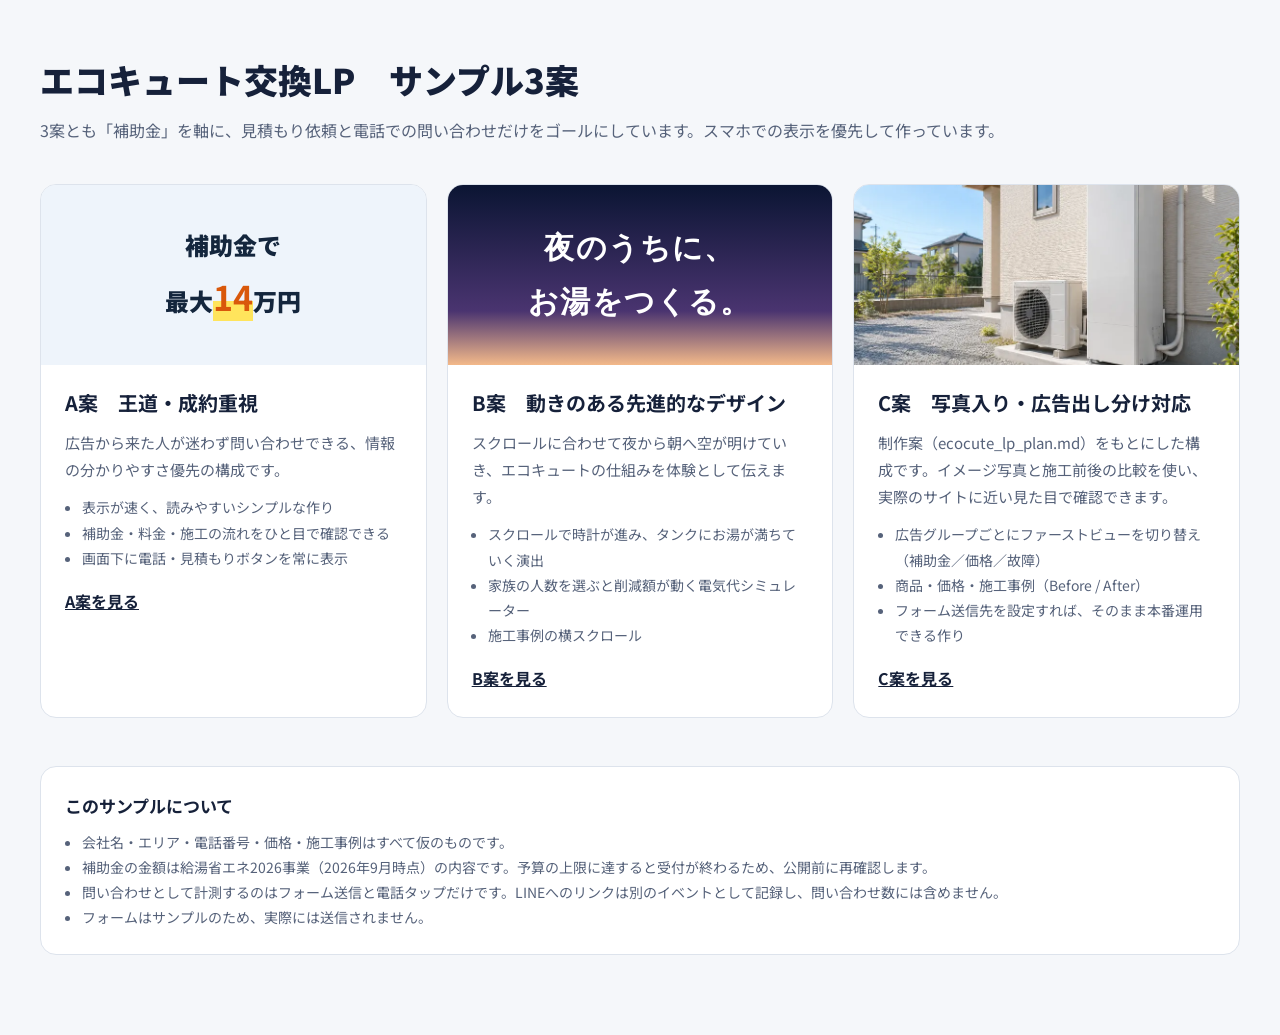
<file: index.html>
<!doctype html>
<html lang="ja">
<head>
  <meta charset="utf-8">
  <meta name="viewport" content="width=device-width, initial-scale=1">
  <title>エコキュートLP サンプル3案</title>
  <meta name="robots" content="noindex">
  <link rel="preconnect" href="https://fonts.googleapis.com">
  <link rel="preconnect" href="https://fonts.gstatic.com" crossorigin>
  <link href="https://fonts.googleapis.com/css2?family=Noto+Sans+JP:wght@400;700;900&display=swap" rel="stylesheet">
  <style>
    :root { --ink: #16213a; --sub: #56627a; --line: #dde3ec; --bg: #f5f7fa; }
    * { box-sizing: border-box; }
    body { margin: 0; font-family: "Noto Sans JP", sans-serif; color: var(--ink); background: var(--bg); line-height: 1.8; }
    main { width: min(960px, 100% - 32px); margin: 0 auto; padding: 56px 0 80px; }
    h1 { font-size: clamp(24px, 5vw, 34px); font-weight: 900; margin: 0; line-height: 1.4; }
    .lead { color: var(--sub); margin: 12px 0 0; }
    .plans { display: grid; gap: 20px; margin-top: 40px; }
    .plan { display: block; background: #fff; border: 1px solid var(--line); border-radius: 16px; overflow: hidden; color: inherit; text-decoration: none; transition: border-color .2s; }
    .plan:hover { border-color: var(--ink); }
    .plan:focus-visible { outline: 3px solid #1c5fb0; outline-offset: 3px; }
    .thumb { height: 180px; display: grid; place-content: center; text-align: center; padding: 16px; }
    .thumb-a { background: #eef4fb; color: #14263d; }
    .thumb-a strong { font-size: 24px; font-weight: 900; }
    .thumb-a b { color: #d9580b; font-size: 34px; background: linear-gradient(transparent 60%, #ffe45c 60%); }
    .thumb-b { background: linear-gradient(180deg, #0b1533, #4a3470 70%, #f3b98a); color: #fff; font-family: serif; }
    .thumb-b strong { font-size: 30px; letter-spacing: .04em; }
    .body { padding: 20px 24px 24px; }
    .body h2 { margin: 0; font-size: 20px; }
    .body p { margin: 8px 0 0; color: var(--sub); font-size: 15px; }
    .body ul { margin: 12px 0 0; padding-left: 1.2em; color: var(--sub); font-size: 14px; }
    .open { display: inline-block; margin-top: 16px; font-weight: 700; text-decoration: underline; }
    .notes { margin-top: 48px; background: #fff; border: 1px solid var(--line); border-radius: 16px; padding: 24px; font-size: 14px; }
    .notes h2 { margin: 0 0 8px; font-size: 17px; }
    .notes ul { margin: 0; padding-left: 1.2em; color: var(--sub); }
    @media (min-width: 760px) { .plans { grid-template-columns: 1fr 1fr; } }
    @media (min-width: 1000px) { main { width: min(1200px, 100% - 32px); } .plans { grid-template-columns: repeat(3, 1fr); } }
    .thumb-c { padding: 0; display: block; }
    .thumb-c img { width: 100%; height: 180px; object-fit: cover; display: block; }
  </style>
</head>
<body>
<main>
  <h1>エコキュート交換LP　サンプル3案</h1>
  <p class="lead">3案とも「補助金」を軸に、見積もり依頼と電話での問い合わせだけをゴールにしています。スマホでの表示を優先して作っています。</p>

  <div class="plans">
    <a class="plan" href="a-standard/">
      <div class="thumb thumb-a"><strong>補助金で<br>最大<b>14</b>万円</strong></div>
      <div class="body">
        <h2>A案　王道・成約重視</h2>
        <p>広告から来た人が迷わず問い合わせできる、情報の分かりやすさ優先の構成です。</p>
        <ul>
          <li>表示が速く、読みやすいシンプルな作り</li>
          <li>補助金・料金・施工の流れをひと目で確認できる</li>
          <li>画面下に電話・見積もりボタンを常に表示</li>
        </ul>
        <span class="open">A案を見る</span>
      </div>
    </a>
    <a class="plan" href="b-motion/">
      <div class="thumb thumb-b"><strong>夜のうちに、<br>お湯をつくる。</strong></div>
      <div class="body">
        <h2>B案　動きのある先進的なデザイン</h2>
        <p>スクロールに合わせて夜から朝へ空が明けていき、エコキュートの仕組みを体験として伝えます。</p>
        <ul>
          <li>スクロールで時計が進み、タンクにお湯が満ちていく演出</li>
          <li>家族の人数を選ぶと削減額が動く電気代シミュレーター</li>
          <li>施工事例の横スクロール</li>
        </ul>
        <span class="open">B案を見る</span>
      </div>
    </a>
    <a class="plan" href="c-existing/">
      <div class="thumb thumb-c"><img src="c-existing/img/hero-sp.webp" alt="" width="800" height="533"></div>
      <div class="body">
        <h2>C案　写真入り・広告出し分け対応</h2>
        <p>制作案（ecocute_lp_plan.md）をもとにした構成です。イメージ写真と施工前後の比較を使い、実際のサイトに近い見た目で確認できます。</p>
        <ul>
          <li>広告グループごとにファーストビューを切り替え（補助金／価格／故障）</li>
          <li>商品・価格・施工事例（Before / After）</li>
          <li>フォーム送信先を設定すれば、そのまま本番運用できる作り</li>
        </ul>
        <span class="open">C案を見る</span>
      </div>
    </a>
  </div>

  <section class="notes">
    <h2>このサンプルについて</h2>
    <ul>
      <li>会社名・エリア・電話番号・価格・施工事例はすべて仮のものです。</li>
      <li>補助金の金額は給湯省エネ2026事業（2026年9月時点）の内容です。予算の上限に達すると受付が終わるため、公開前に再確認します。</li>
      <li>問い合わせとして計測するのはフォーム送信と電話タップだけです。LINEへのリンクは別のイベントとして記録し、問い合わせ数には含めません。</li>
      <li>フォームはサンプルのため、実際には送信されません。</li>
    </ul>
  </section>
</main>
</body>
</html>
</file>
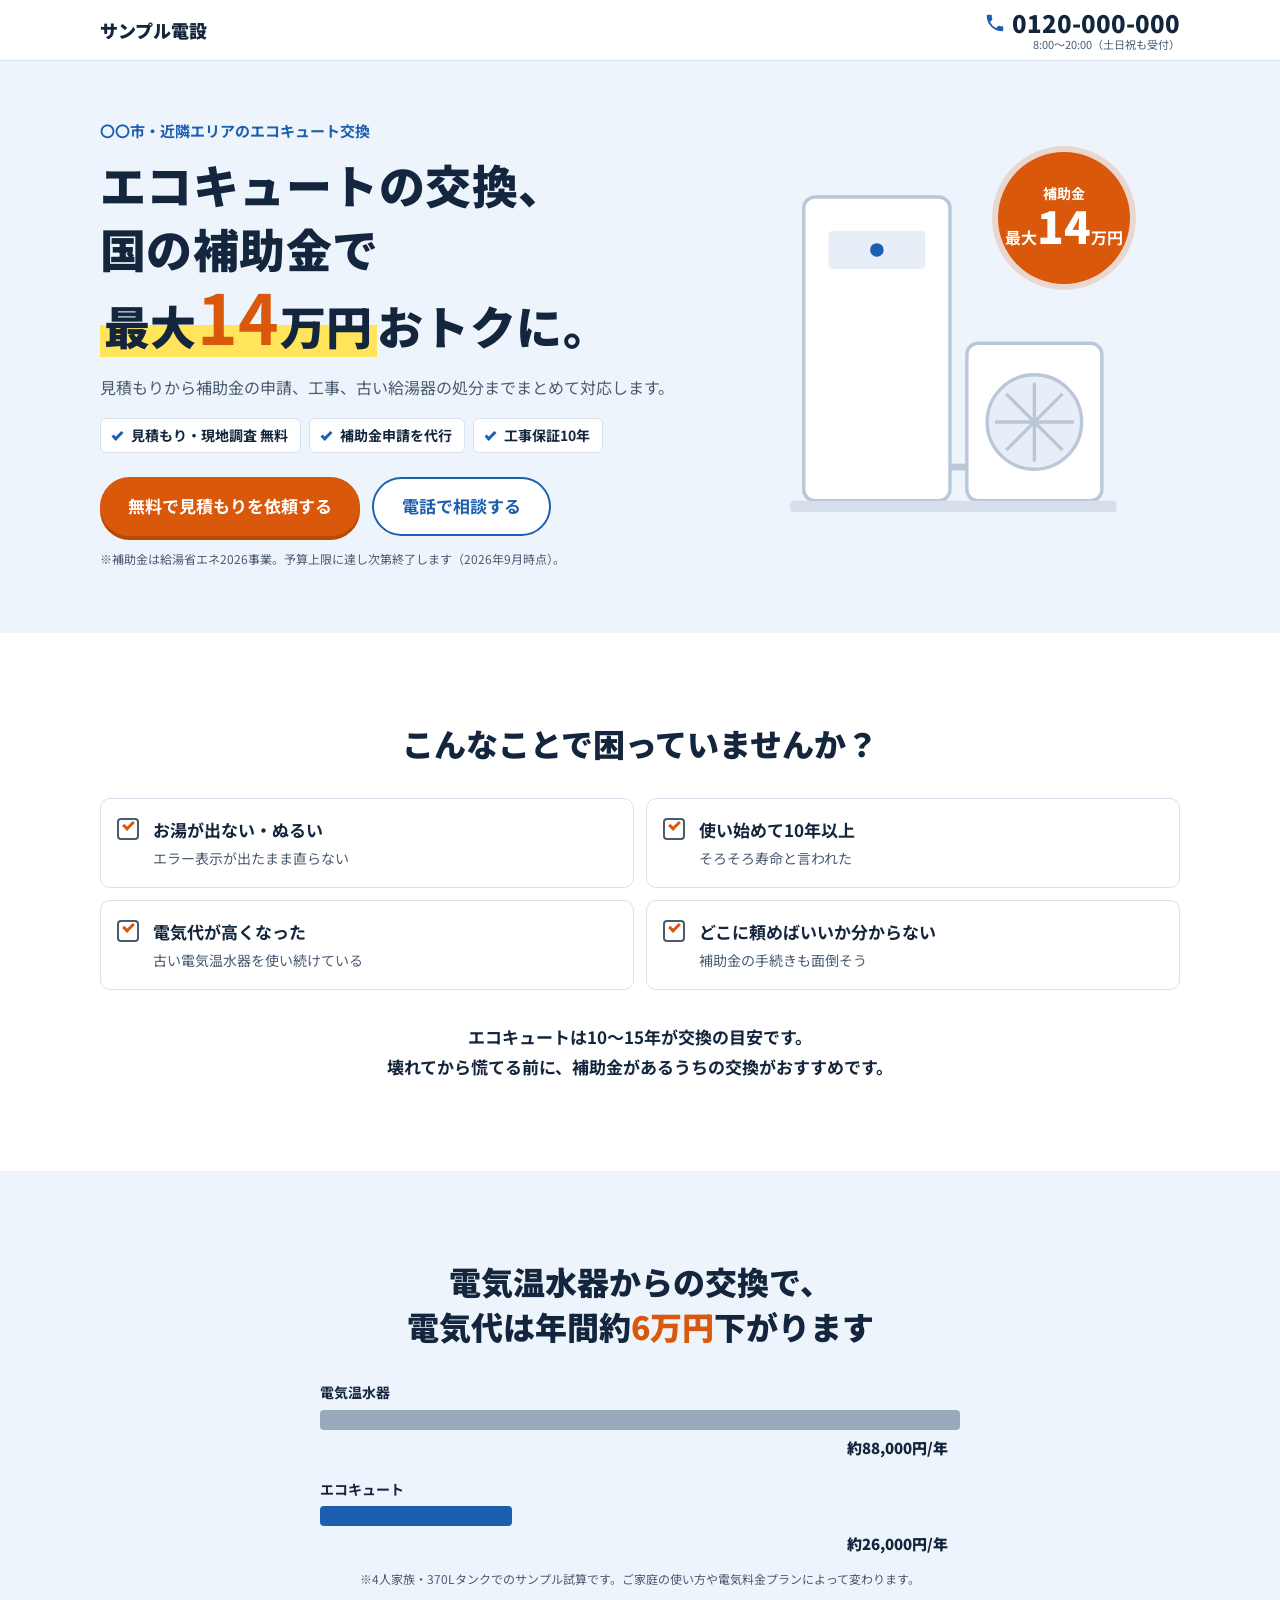
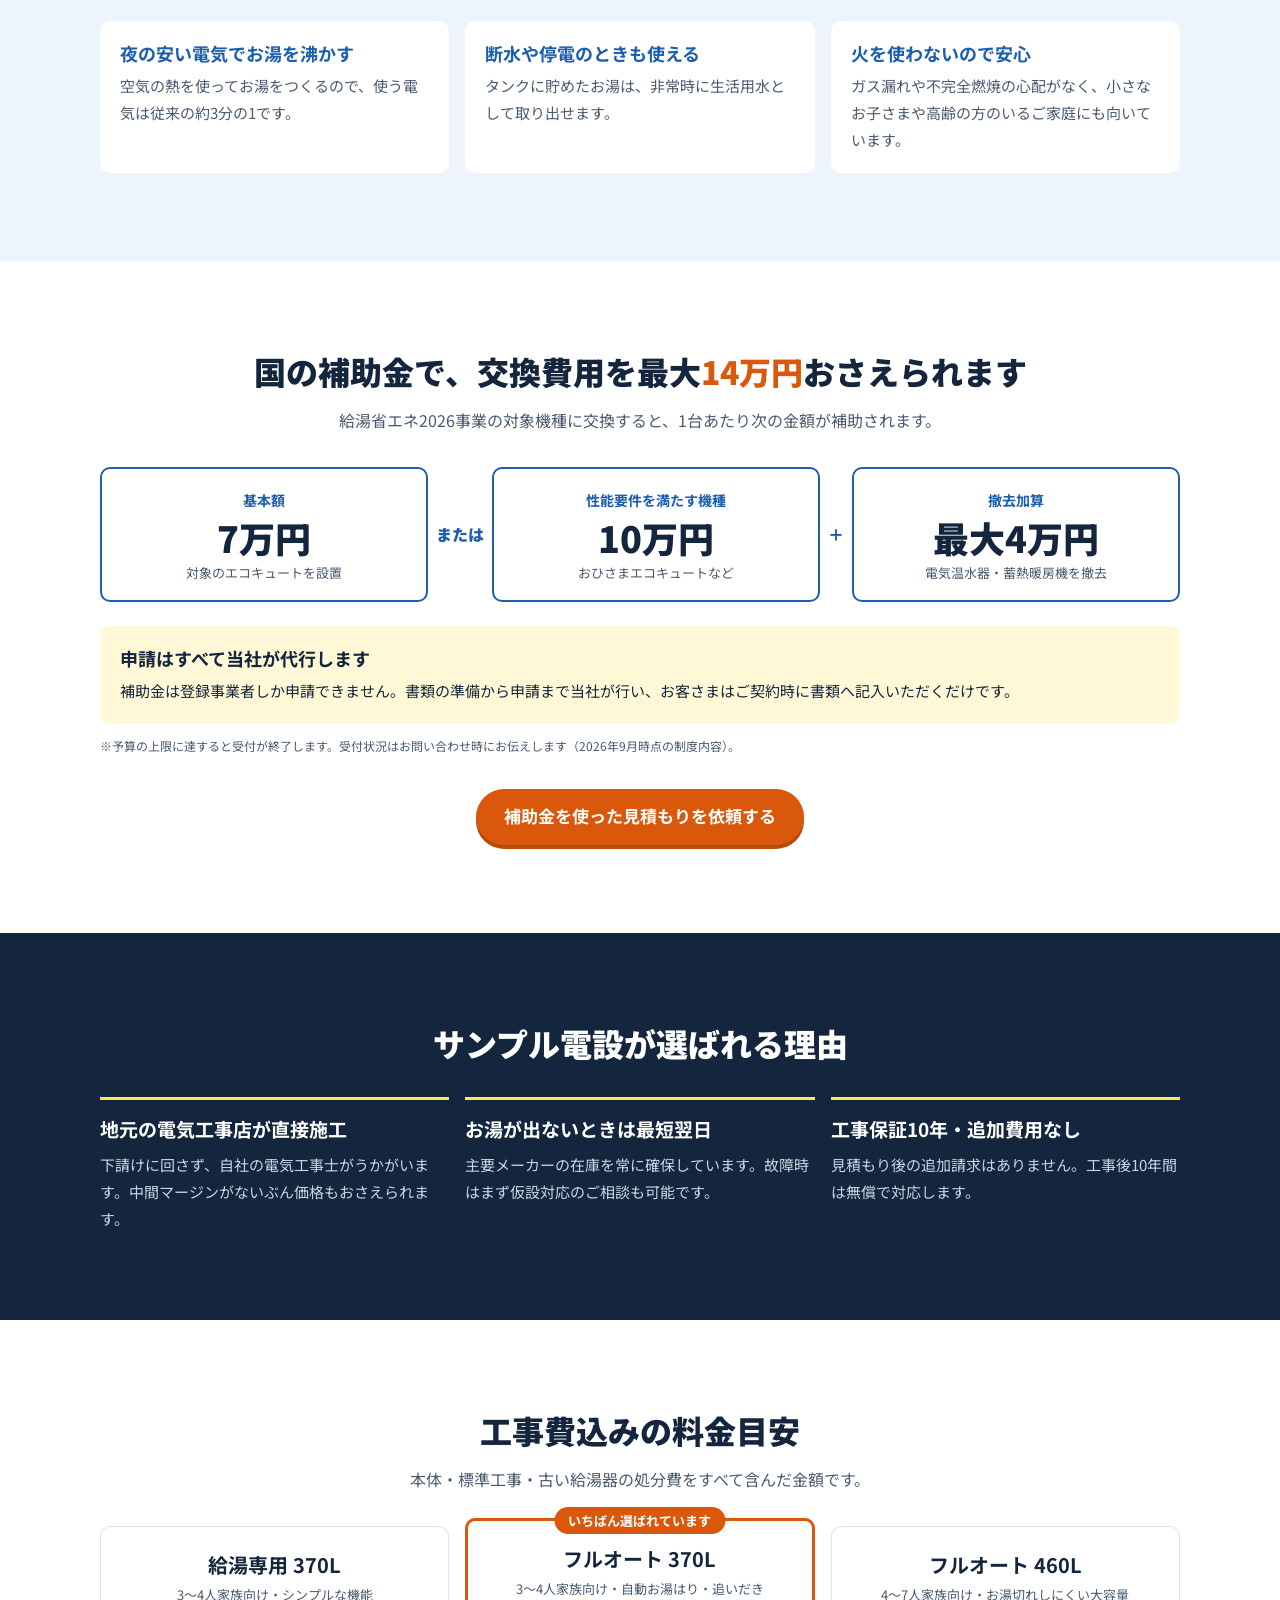
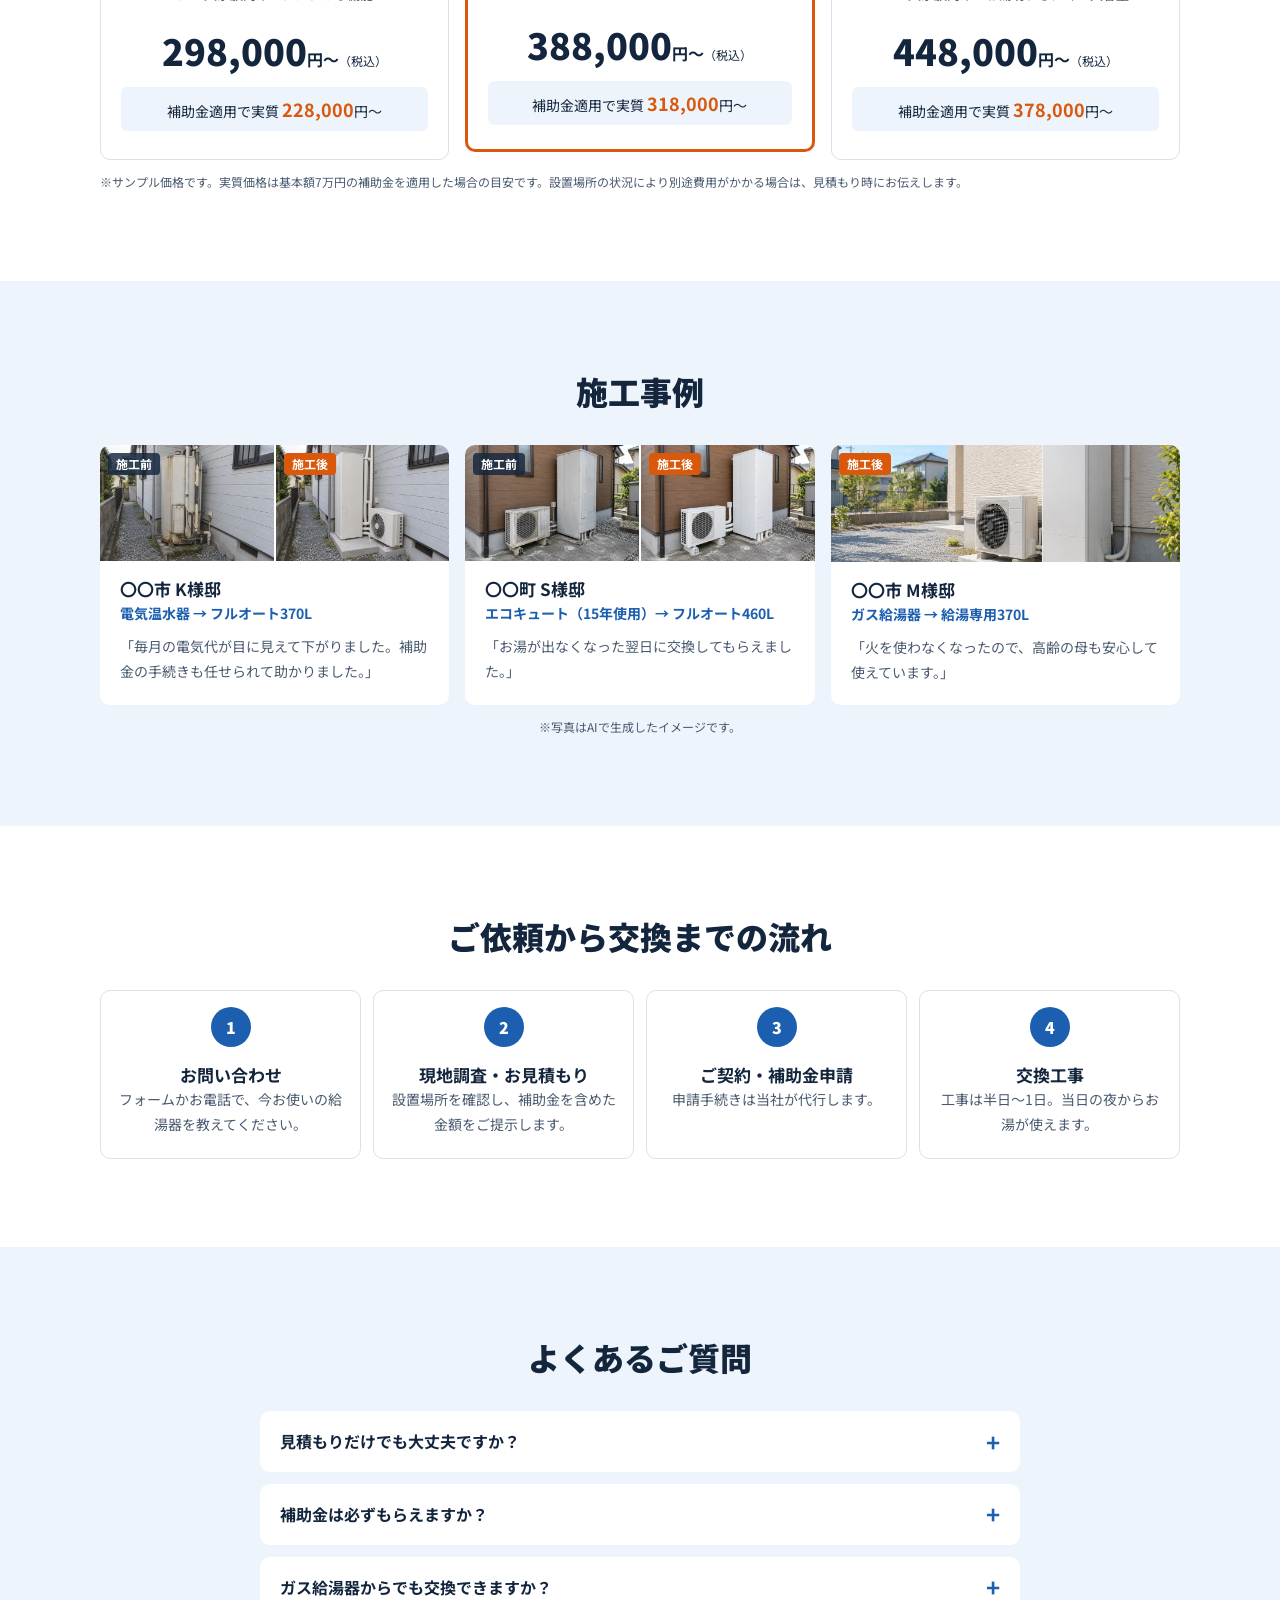
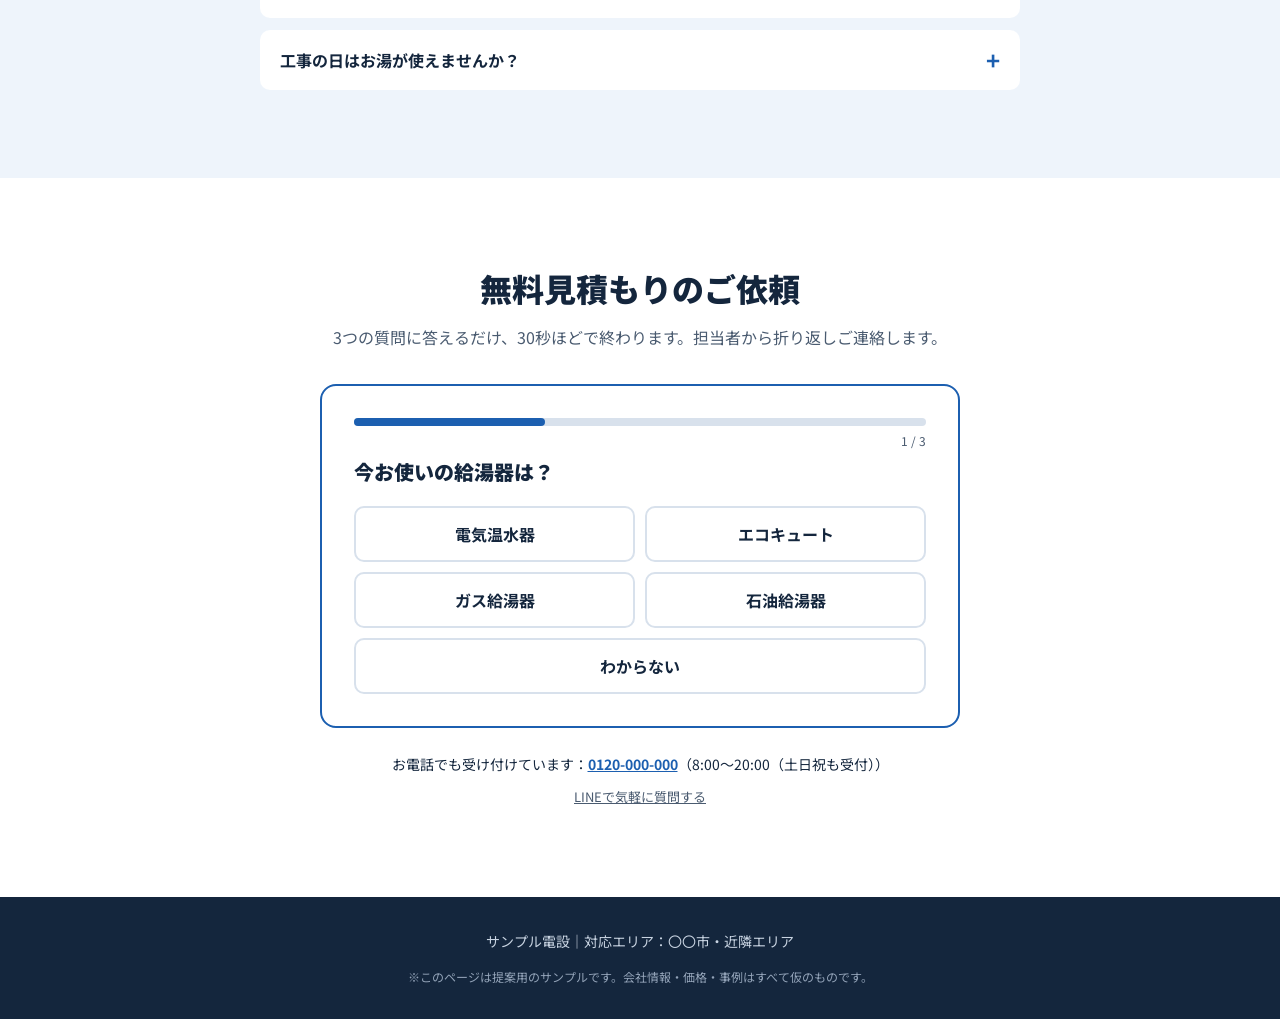
<file: a-standard/index.html>
<!doctype html>
<html lang="ja" data-variant="a-standard">
<head>
  <meta charset="utf-8">
  <meta name="viewport" content="width=device-width, initial-scale=1">
  <title>エコキュート交換なら補助金最大14万円｜サンプル電設</title>
  <meta name="description" content="〇〇市・近隣エリアのエコキュート交換工事。国の補助金（給湯省エネ2026事業）で最大14万円。見積もり無料・補助金申請も代行します。">
  <meta name="robots" content="noindex">
  <link rel="preconnect" href="https://fonts.googleapis.com">
  <link rel="preconnect" href="https://fonts.gstatic.com" crossorigin>
  <link href="https://fonts.googleapis.com/css2?family=Noto+Sans+JP:wght@400;500;700;900&display=swap" rel="stylesheet">
  <link rel="stylesheet" href="style.css">
  <script src="../shared/site-config.js"></script>
  <script src="../shared/tracking.js"></script>
  <script src="../shared/lead-form.js" defer></script>
</head>
<body>

<header class="site-header">
  <div class="wrap header-inner">
    <a class="logo" href="#top"><span data-site="companyName">サンプル電設</span></a>
    <div class="header-tel">
      <a class="tel-link" href="tel:0120000000" data-site-tel data-pos="header">
        <svg aria-hidden="true" viewBox="0 0 24 24"><path d="M6.6 10.8a15.1 15.1 0 0 0 6.6 6.6l2.2-2.2a1 1 0 0 1 1-.25 11.4 11.4 0 0 0 3.6.57 1 1 0 0 1 1 1V20a1 1 0 0 1-1 1A17 17 0 0 1 3 4a1 1 0 0 1 1-1h3.5a1 1 0 0 1 1 1c0 1.25.2 2.45.57 3.6a1 1 0 0 1-.25 1z"/></svg>
        <span data-site="phone">0120-000-000</span>
      </a>
      <small data-site="hours">8:00〜20:00（土日祝も受付）</small>
    </div>
  </div>
</header>

<main id="top">

  <!-- ファーストビュー -->
  <section class="hero">
    <div class="wrap hero-inner">
      <div class="hero-copy">
        <p class="hero-area"><span data-site="area">〇〇市・近隣エリア</span>のエコキュート交換</p>
        <h1>エコキュートの交換、<br>国の補助金で<br><span class="hero-num">最大<b data-site="subsidyMax">14</b>万円</span>おトクに。</h1>
        <p class="hero-lead">見積もりから補助金の申請、工事、古い給湯器の処分までまとめて対応します。</p>
        <ul class="hero-points">
          <li>見積もり・現地調査 無料</li>
          <li>補助金申請を代行</li>
          <li>工事保証10年</li>
        </ul>
        <div class="cta-row">
          <a class="btn btn-primary" href="#form">無料で見積もりを依頼する</a>
          <a class="btn btn-tel" href="tel:0120000000" data-site-tel data-pos="hero">電話で相談する</a>
        </div>
        <p class="hero-note">※補助金は給湯省エネ2026事業。予算上限に達し次第終了します（<span data-site="asOf">2026年9月時点</span>）。</p>
      </div>
      <div class="hero-visual" aria-hidden="true">
        <svg viewBox="0 0 320 340" class="unit-illust">
          <rect x="30" y="40" width="130" height="270" rx="10" fill="#fff" stroke="#b9c7d8" stroke-width="3"/>
          <rect x="52" y="70" width="86" height="34" rx="4" fill="#e7eef7"/>
          <circle cx="95" cy="87" r="6" fill="#1c5fb0"/>
          <rect x="175" y="170" width="120" height="140" rx="10" fill="#fff" stroke="#b9c7d8" stroke-width="3"/>
          <circle cx="235" cy="240" r="42" fill="#e7eef7" stroke="#b9c7d8" stroke-width="3"/>
          <path d="M235 205v70M200 240h70M210 215l50 50M260 215l-50 50" stroke="#b9c7d8" stroke-width="3"/>
          <path d="M160 280h15" stroke="#b9c7d8" stroke-width="6"/>
          <rect x="18" y="310" width="290" height="10" rx="3" fill="#d6dfea"/>
        </svg>
        <div class="subsidy-badge">
          <span>補助金</span>
          <strong>最大<b data-site="subsidyMax">14</b><small>万円</small></strong>
        </div>
      </div>
    </div>
  </section>

  <!-- お悩み -->
  <section class="section worries">
    <div class="wrap">
      <h2 class="section-title">こんなことで困っていませんか？</h2>
      <ul class="worry-list">
        <li><strong>お湯が出ない・ぬるい</strong>エラー表示が出たまま直らない</li>
        <li><strong>使い始めて10年以上</strong>そろそろ寿命と言われた</li>
        <li><strong>電気代が高くなった</strong>古い電気温水器を使い続けている</li>
        <li><strong>どこに頼めばいいか分からない</strong>補助金の手続きも面倒そう</li>
      </ul>
      <p class="worries-answer">エコキュートは10〜15年が交換の目安です。<br>壊れてから慌てる前に、補助金があるうちの交換がおすすめです。</p>
    </div>
  </section>

  <!-- メリット -->
  <section class="section merit">
    <div class="wrap">
      <h2 class="section-title">電気温水器からの交換で、<br>電気代は年間約<em>6万円</em>下がります</h2>
      <div class="cost-compare" role="img" aria-label="年間の給湯にかかる電気代の目安。電気温水器は約8万8千円、エコキュートは約2万6千円。">
        <div class="cost-row">
          <span class="cost-label">電気温水器</span>
          <span class="cost-bar old" style="--w:100%"></span>
          <span class="cost-value">約88,000円/年</span>
        </div>
        <div class="cost-row">
          <span class="cost-label">エコキュート</span>
          <span class="cost-bar new" style="--w:30%"></span>
          <span class="cost-value">約26,000円/年</span>
        </div>
      </div>
      <p class="fine">※4人家族・370Lタンクでのサンプル試算です。ご家庭の使い方や電気料金プランによって変わります。</p>
      <ul class="merit-list">
        <li>
          <h3>夜の安い電気でお湯を沸かす</h3>
          <p>空気の熱を使ってお湯をつくるので、使う電気は従来の約3分の1です。</p>
        </li>
        <li>
          <h3>断水や停電のときも使える</h3>
          <p>タンクに貯めたお湯は、非常時に生活用水として取り出せます。</p>
        </li>
        <li>
          <h3>火を使わないので安心</h3>
          <p>ガス漏れや不完全燃焼の心配がなく、小さなお子さまや高齢の方のいるご家庭にも向いています。</p>
        </li>
      </ul>
    </div>
  </section>

  <!-- 補助金 -->
  <section class="section subsidy" id="subsidy">
    <div class="wrap">
      <h2 class="section-title">国の補助金で、交換費用を最大<em><span data-site="subsidyMax">14</span>万円</em>おさえられます</h2>
      <p class="section-lead">給湯省エネ2026事業の対象機種に交換すると、1台あたり次の金額が補助されます。</p>
      <div class="subsidy-table">
        <div class="subsidy-cell">
          <span>基本額</span>
          <strong><span data-site="subsidyBase">7</span>万円</strong>
          <p>対象のエコキュートを設置</p>
        </div>
        <div class="subsidy-plus" aria-hidden="true">または</div>
        <div class="subsidy-cell">
          <span>性能要件を満たす機種</span>
          <strong><span data-site="subsidyUpper">10</span>万円</strong>
          <p>おひさまエコキュートなど</p>
        </div>
        <div class="subsidy-plus" aria-hidden="true">＋</div>
        <div class="subsidy-cell">
          <span>撤去加算</span>
          <strong>最大<span data-site="subsidyRemoval">4</span>万円</strong>
          <p>電気温水器・蓄熱暖房機を撤去</p>
        </div>
      </div>
      <div class="subsidy-support">
        <h3>申請はすべて当社が代行します</h3>
        <p>補助金は登録事業者しか申請できません。書類の準備から申請まで当社が行い、お客さまはご契約時に書類へ記入いただくだけです。</p>
      </div>
      <p class="fine">※予算の上限に達すると受付が終了します。受付状況はお問い合わせ時にお伝えします（<span data-site="asOf">2026年9月時点</span>の制度内容）。</p>
      <div class="cta-center">
        <a class="btn btn-primary" href="#form">補助金を使った見積もりを依頼する</a>
      </div>
    </div>
  </section>

  <!-- 選ばれる理由 -->
  <section class="section reasons">
    <div class="wrap">
      <h2 class="section-title"><span data-site="companyName">サンプル電設</span>が選ばれる理由</h2>
      <ul class="reason-list">
        <li>
          <h3>地元の電気工事店が直接施工</h3>
          <p>下請けに回さず、自社の電気工事士がうかがいます。中間マージンがないぶん価格もおさえられます。</p>
        </li>
        <li>
          <h3>お湯が出ないときは最短翌日</h3>
          <p>主要メーカーの在庫を常に確保しています。故障時はまず仮設対応のご相談も可能です。</p>
        </li>
        <li>
          <h3>工事保証10年・追加費用なし</h3>
          <p>見積もり後の追加請求はありません。工事後10年間は無償で対応します。</p>
        </li>
      </ul>
    </div>
  </section>

  <!-- 料金 -->
  <section class="section price" id="price">
    <div class="wrap">
      <h2 class="section-title">工事費込みの料金目安</h2>
      <p class="section-lead">本体・標準工事・古い給湯器の処分費をすべて含んだ金額です。</p>
      <div class="price-list">
        <article class="price-card">
          <h3>給湯専用 370L</h3>
          <p class="price-for">3〜4人家族向け・シンプルな機能</p>
          <p class="price-value"><b>298,000</b>円〜<small>（税込）</small></p>
          <p class="price-after">補助金適用で実質 <b>228,000</b>円〜</p>
        </article>
        <article class="price-card is-popular">
          <p class="price-tag">いちばん選ばれています</p>
          <h3>フルオート 370L</h3>
          <p class="price-for">3〜4人家族向け・自動お湯はり・追いだき</p>
          <p class="price-value"><b>388,000</b>円〜<small>（税込）</small></p>
          <p class="price-after">補助金適用で実質 <b>318,000</b>円〜</p>
        </article>
        <article class="price-card">
          <h3>フルオート 460L</h3>
          <p class="price-for">4〜7人家族向け・お湯切れしにくい大容量</p>
          <p class="price-value"><b>448,000</b>円〜<small>（税込）</small></p>
          <p class="price-after">補助金適用で実質 <b>378,000</b>円〜</p>
        </article>
      </div>
      <p class="fine">※サンプル価格です。実質価格は基本額7万円の補助金を適用した場合の目安です。設置場所の状況により別途費用がかかる場合は、見積もり時にお伝えします。</p>
    </div>
  </section>

  <!-- 施工事例 -->
  <section class="section cases">
    <div class="wrap">
      <h2 class="section-title">施工事例</h2>
      <ul class="case-list">
        <li class="case-card">
          <div class="case-photo">
            <figure><img src="img/case1-before.webp" width="600" height="400" alt="施工前：使用20年以上の電気温水器" loading="lazy"><figcaption>施工前</figcaption></figure>
            <figure><img src="img/case1-after.webp" width="600" height="400" alt="施工後：フルオート370Lのエコキュート" loading="lazy"><figcaption class="is-after">施工後</figcaption></figure>
          </div>
          <h3>〇〇市 K様邸</h3>
          <p>電気温水器 → フルオート370L</p>
          <p class="case-comment">「毎月の電気代が目に見えて下がりました。補助金の手続きも任せられて助かりました。」</p>
        </li>
        <li class="case-card">
          <div class="case-photo">
            <figure><img src="img/case2-before.webp" width="600" height="400" alt="施工前：15年使用したエコキュート" loading="lazy"><figcaption>施工前</figcaption></figure>
            <figure><img src="img/case2-after.webp" width="600" height="400" alt="施工後：フルオート460Lのエコキュート" loading="lazy"><figcaption class="is-after">施工後</figcaption></figure>
          </div>
          <h3>〇〇町 S様邸</h3>
          <p>エコキュート（15年使用）→ フルオート460L</p>
          <p class="case-comment">「お湯が出なくなった翌日に交換してもらえました。」</p>
        </li>
        <li class="case-card">
          <div class="case-photo is-single">
            <figure><img src="img/case3-after.webp" width="1200" height="800" alt="施工後：給湯専用エコキュート370L" loading="lazy"><figcaption class="is-after">施工後</figcaption></figure>
          </div>
          <h3>〇〇市 M様邸</h3>
          <p>ガス給湯器 → 給湯専用370L</p>
          <p class="case-comment">「火を使わなくなったので、高齢の母も安心して使えています。」</p>
        </li>
      </ul>
      <p class="fine case-note">※写真はAIで生成したイメージです。</p>
    </div>
  </section>

  <!-- 流れ -->
  <section class="section flow">
    <div class="wrap">
      <h2 class="section-title">ご依頼から交換までの流れ</h2>
      <ol class="flow-list">
        <li><h3>お問い合わせ</h3><p>フォームかお電話で、今お使いの給湯器を教えてください。</p></li>
        <li><h3>現地調査・お見積もり</h3><p>設置場所を確認し、補助金を含めた金額をご提示します。</p></li>
        <li><h3>ご契約・補助金申請</h3><p>申請手続きは当社が代行します。</p></li>
        <li><h3>交換工事</h3><p>工事は半日〜1日。当日の夜からお湯が使えます。</p></li>
      </ol>
    </div>
  </section>

  <!-- FAQ -->
  <section class="section faq">
    <div class="wrap">
      <h2 class="section-title">よくあるご質問</h2>
      <div class="faq-list">
        <details>
          <summary>見積もりだけでも大丈夫ですか？</summary>
          <p>はい、見積もりと現地調査は無料です。ご契約いただかなくても費用はかかりません。</p>
        </details>
        <details>
          <summary>補助金は必ずもらえますか？</summary>
          <p>対象機種で、国の予算が残っていれば受け取れます。予算の上限に達すると受付が終わるため、受付状況をお問い合わせ時にお伝えします。</p>
        </details>
        <details>
          <summary>ガス給湯器からでも交換できますか？</summary>
          <p>できます。専用の電気配線工事が必要になるため、現地調査で設置場所と分電盤を確認してからお見積もりします。</p>
        </details>
        <details>
          <summary>工事の日はお湯が使えませんか？</summary>
          <p>工事中は使えませんが、ほとんどの場合、当日の夜からお使いいただけます。</p>
        </details>
      </div>
    </div>
  </section>

  <!-- フォーム -->
  <section class="section form-section" id="form">
    <div class="wrap form-wrap">
      <h2 class="section-title">無料見積もりのご依頼</h2>
      <p class="section-lead">3つの質問に答えるだけ、30秒ほどで終わります。担当者から折り返しご連絡します。</p>

      <form class="lead-form" data-lead-form novalidate>
        <div class="progress" data-progress role="progressbar" aria-valuemin="1" aria-valuemax="3" aria-valuenow="1" aria-label="入力の進み具合">
          <span class="progress-bar"></span>
          <span class="progress-label" data-progress-label>1 / 3</span>
        </div>

        <fieldset data-step data-auto-next>
          <legend>今お使いの給湯器は？</legend>
          <div class="choice-grid">
            <label><input type="radio" name="current_heater" value="電気温水器" required><span>電気温水器</span></label>
            <label><input type="radio" name="current_heater" value="エコキュート"><span>エコキュート</span></label>
            <label><input type="radio" name="current_heater" value="ガス給湯器"><span>ガス給湯器</span></label>
            <label><input type="radio" name="current_heater" value="石油給湯器"><span>石油給湯器</span></label>
            <label class="wide"><input type="radio" name="current_heater" value="わからない"><span>わからない</span></label>
          </div>
        </fieldset>

        <fieldset data-step data-auto-next hidden>
          <legend>交換したい時期は？</legend>
          <div class="choice-grid">
            <label class="wide"><input type="radio" name="timing" value="故障してお湯が使えない" required><span>故障してお湯が使えない</span></label>
            <label><input type="radio" name="timing" value="1か月以内"><span>1か月以内</span></label>
            <label><input type="radio" name="timing" value="3か月以内"><span>3か月以内</span></label>
            <label class="wide"><input type="radio" name="timing" value="まずは費用を知りたい"><span>まずは費用を知りたい</span></label>
          </div>
          <button class="btn-back" type="button" data-back>戻る</button>
        </fieldset>

        <fieldset data-step hidden>
          <legend>ご連絡先を教えてください</legend>
          <label class="field">
            <span>お名前<em>必須</em></span>
            <input type="text" name="name" autocomplete="name" required placeholder="例）山田 太郎">
          </label>
          <label class="field">
            <span>電話番号<em>必須</em></span>
            <input type="tel" name="tel" autocomplete="tel" inputmode="tel" required pattern="[0-9\-]{10,13}" placeholder="例）090-1234-5678">
          </label>
          <label class="field">
            <span>郵便番号<em>必須</em></span>
            <input type="text" name="zip" autocomplete="postal-code" inputmode="numeric" required pattern="[0-9\-]{7,8}" placeholder="例）123-4567">
          </label>
          <button class="btn btn-primary btn-submit" type="submit">この内容で見積もりを依頼する</button>
          <button class="btn-back" type="button" data-back>戻る</button>
          <p class="fine">送信いただいた情報は、お見積もりのご連絡にのみ使用します。</p>
        </fieldset>
      </form>

      <div class="form-done" data-done hidden>
        <h3>見積もりのご依頼を受け付けました</h3>
        <p>担当者から1営業日以内にお電話します。お急ぎの場合はお電話ください。</p>
        <a class="btn btn-tel" href="tel:0120000000" data-site-tel data-pos="form-done"><span data-site="phone">0120-000-000</span></a>
        <p class="fine">※これはサンプルページのため、実際には送信されていません。</p>
      </div>

      <p class="form-alt">お電話でも受け付けています：<a href="tel:0120000000" data-site-tel data-pos="form"><span data-site="phone">0120-000-000</span></a>（<span data-site="hours">8:00〜20:00</span>）<br>
      <a class="line-link" href="#line" data-site-line data-pos="form">LINEで気軽に質問する</a></p>
    </div>
  </section>

</main>

<footer class="site-footer">
  <div class="wrap">
    <p><span data-site="companyName">サンプル電設</span>｜対応エリア：<span data-site="area">〇〇市・近隣エリア</span></p>
    <p class="fine">※このページは提案用のサンプルです。会社情報・価格・事例はすべて仮のものです。</p>
  </div>
</footer>

<!-- スマホ用の固定ボタン -->
<nav class="sticky-cta" aria-label="お問い合わせ">
  <a class="sticky-tel" href="tel:0120000000" data-site-tel data-pos="sticky">電話する</a>
  <a class="sticky-form" href="#form">無料見積もり</a>
</nav>

</body>
</html>
</file>
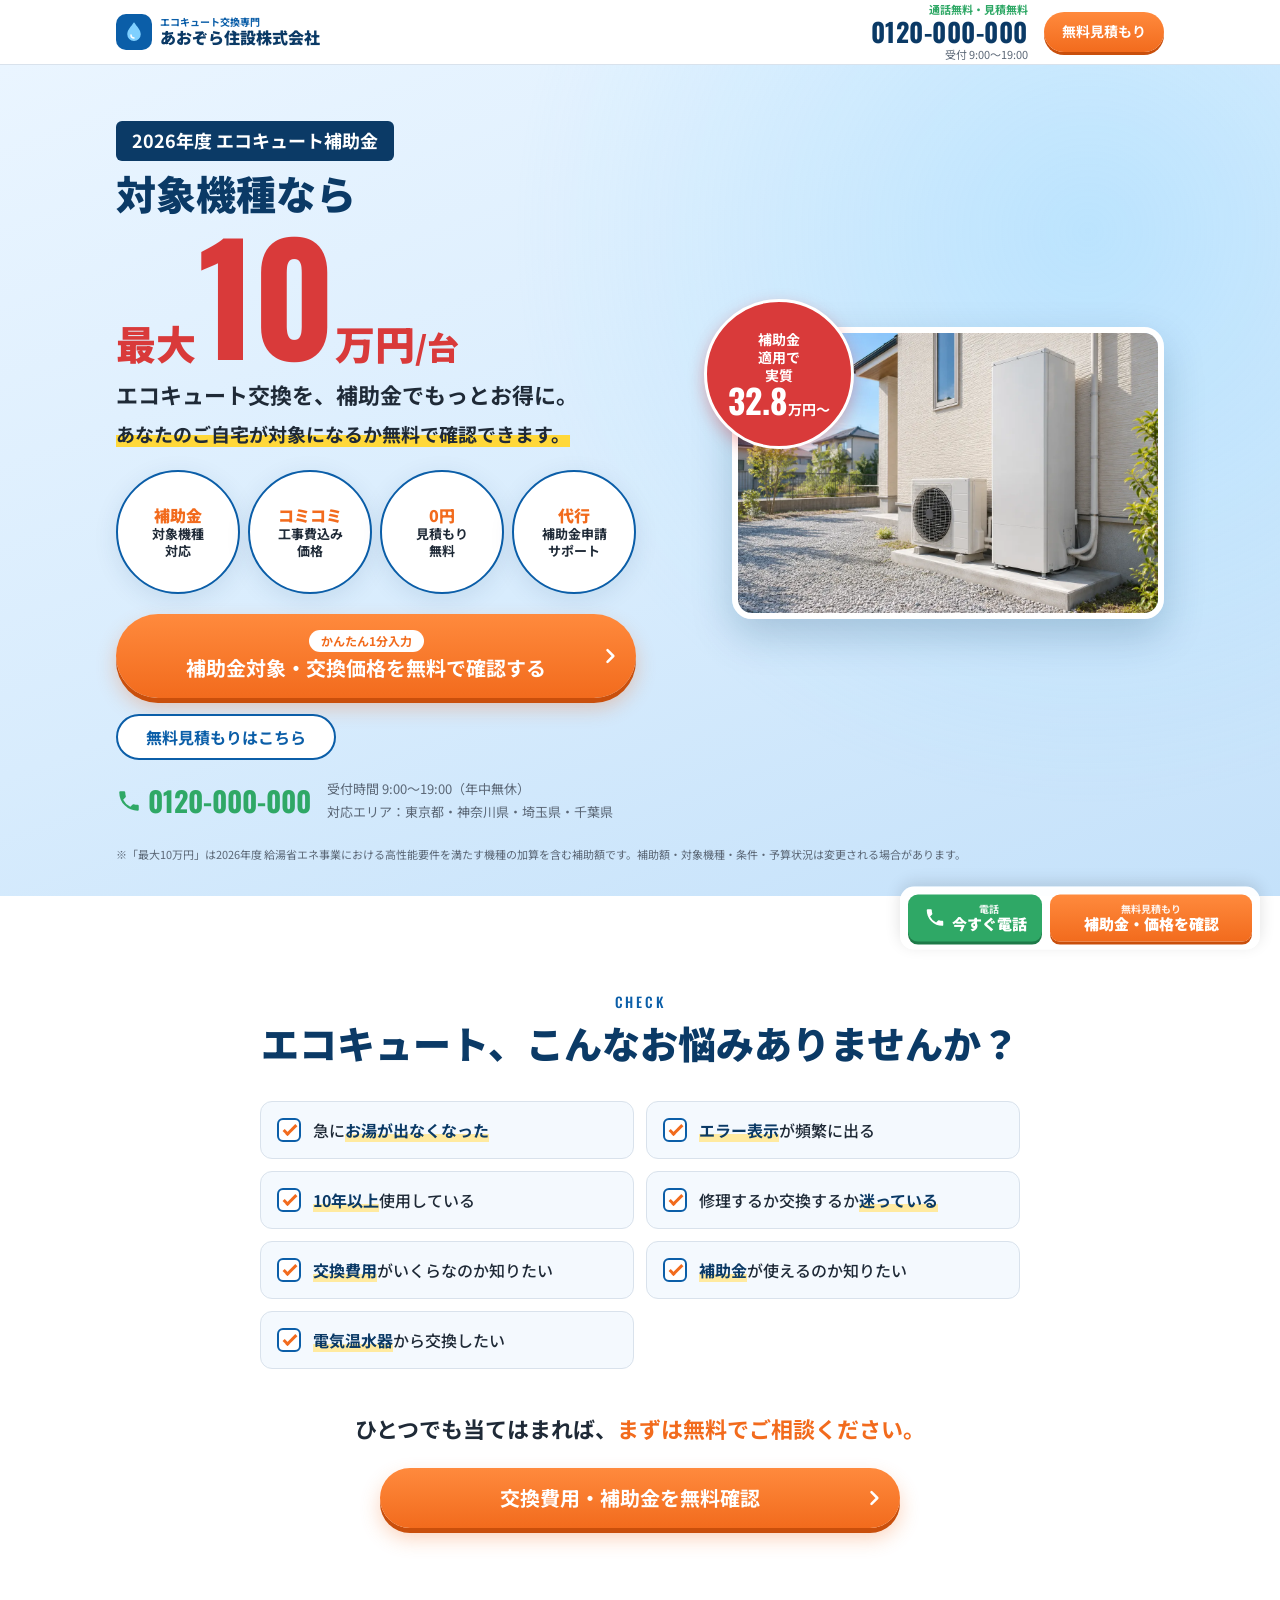
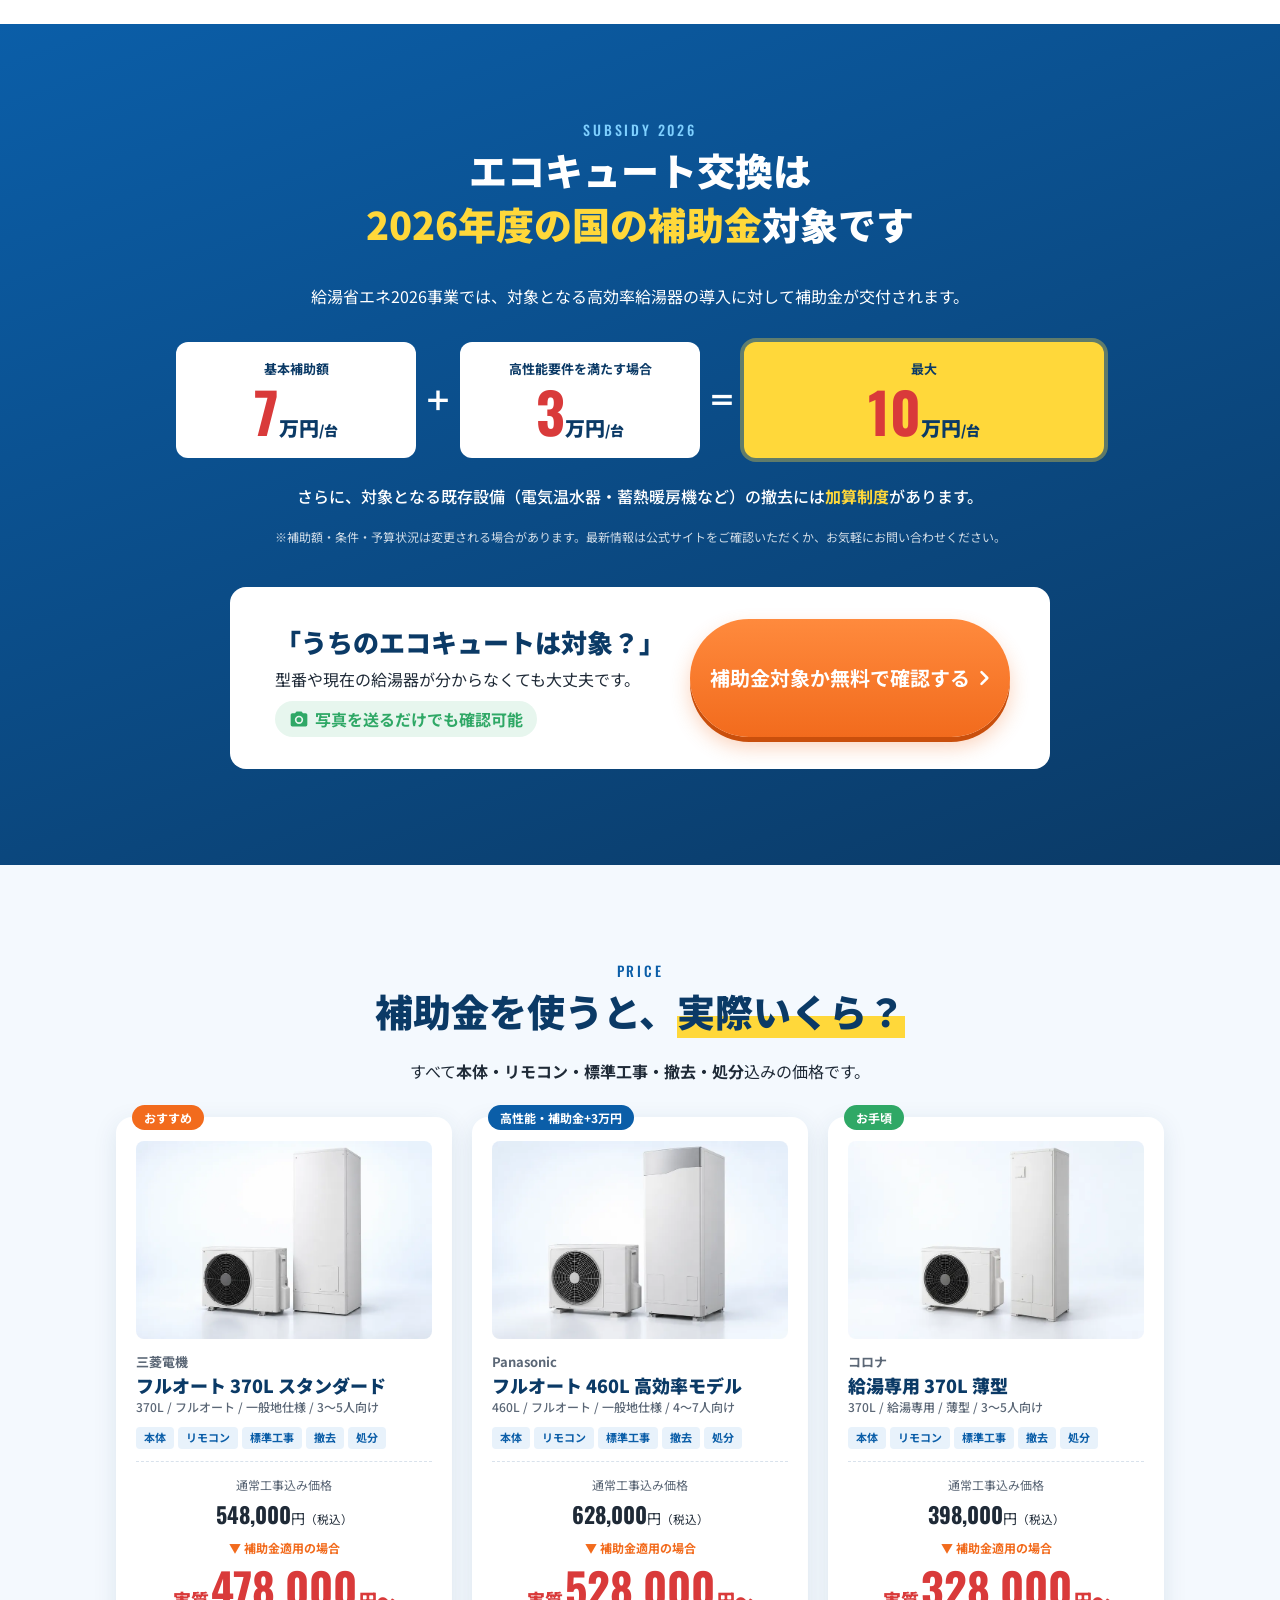
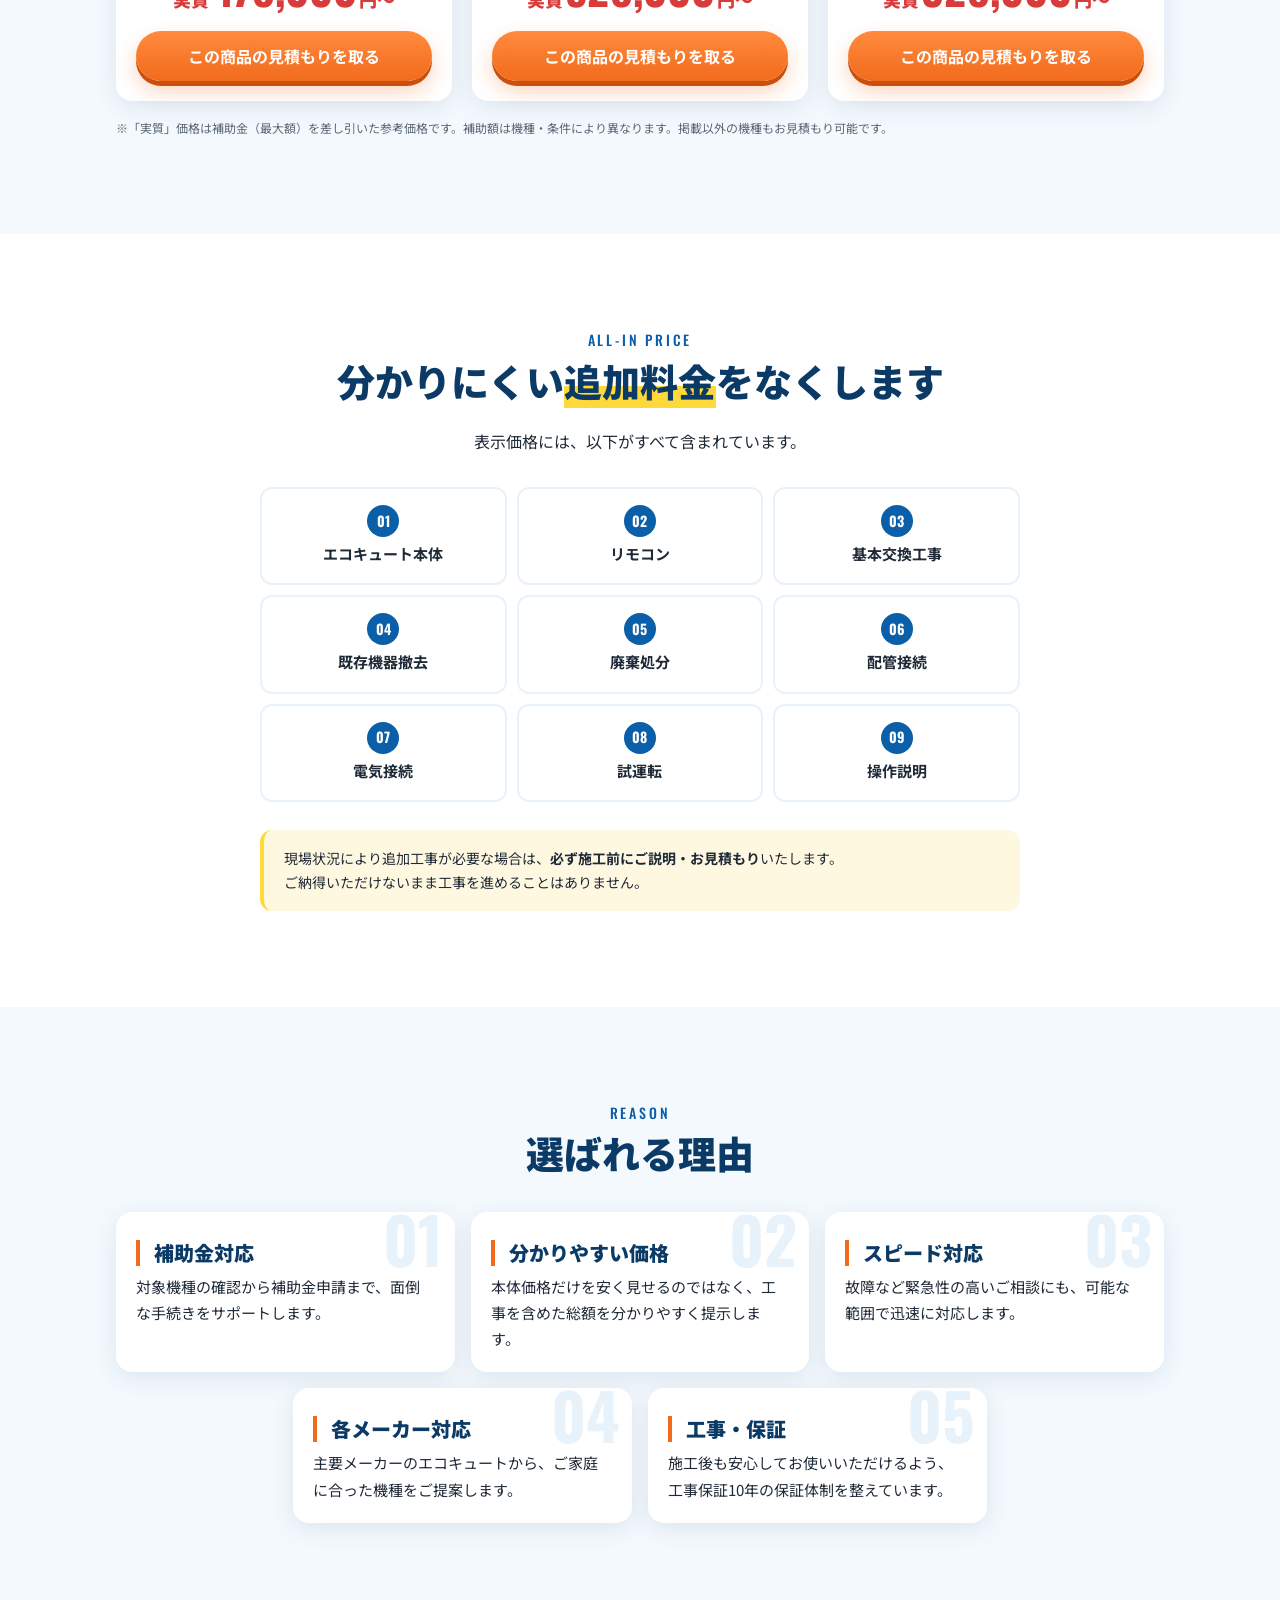
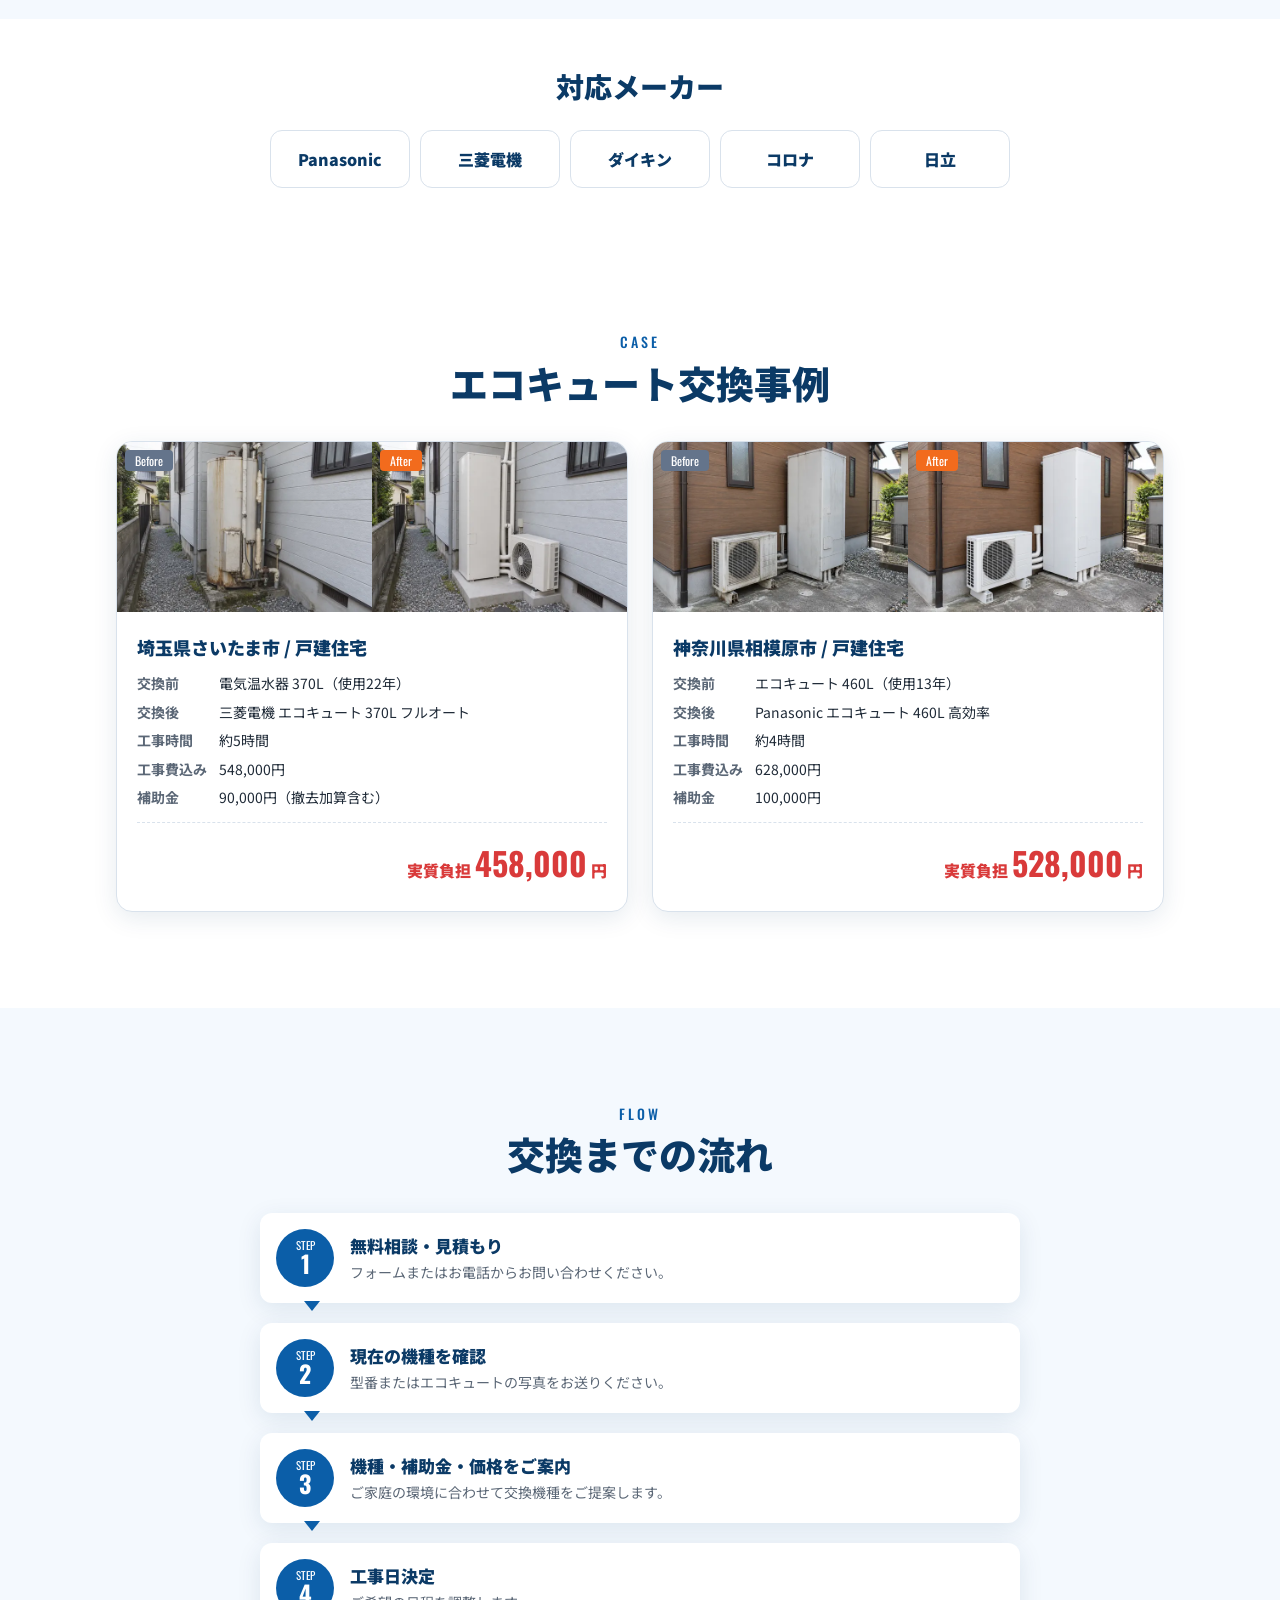
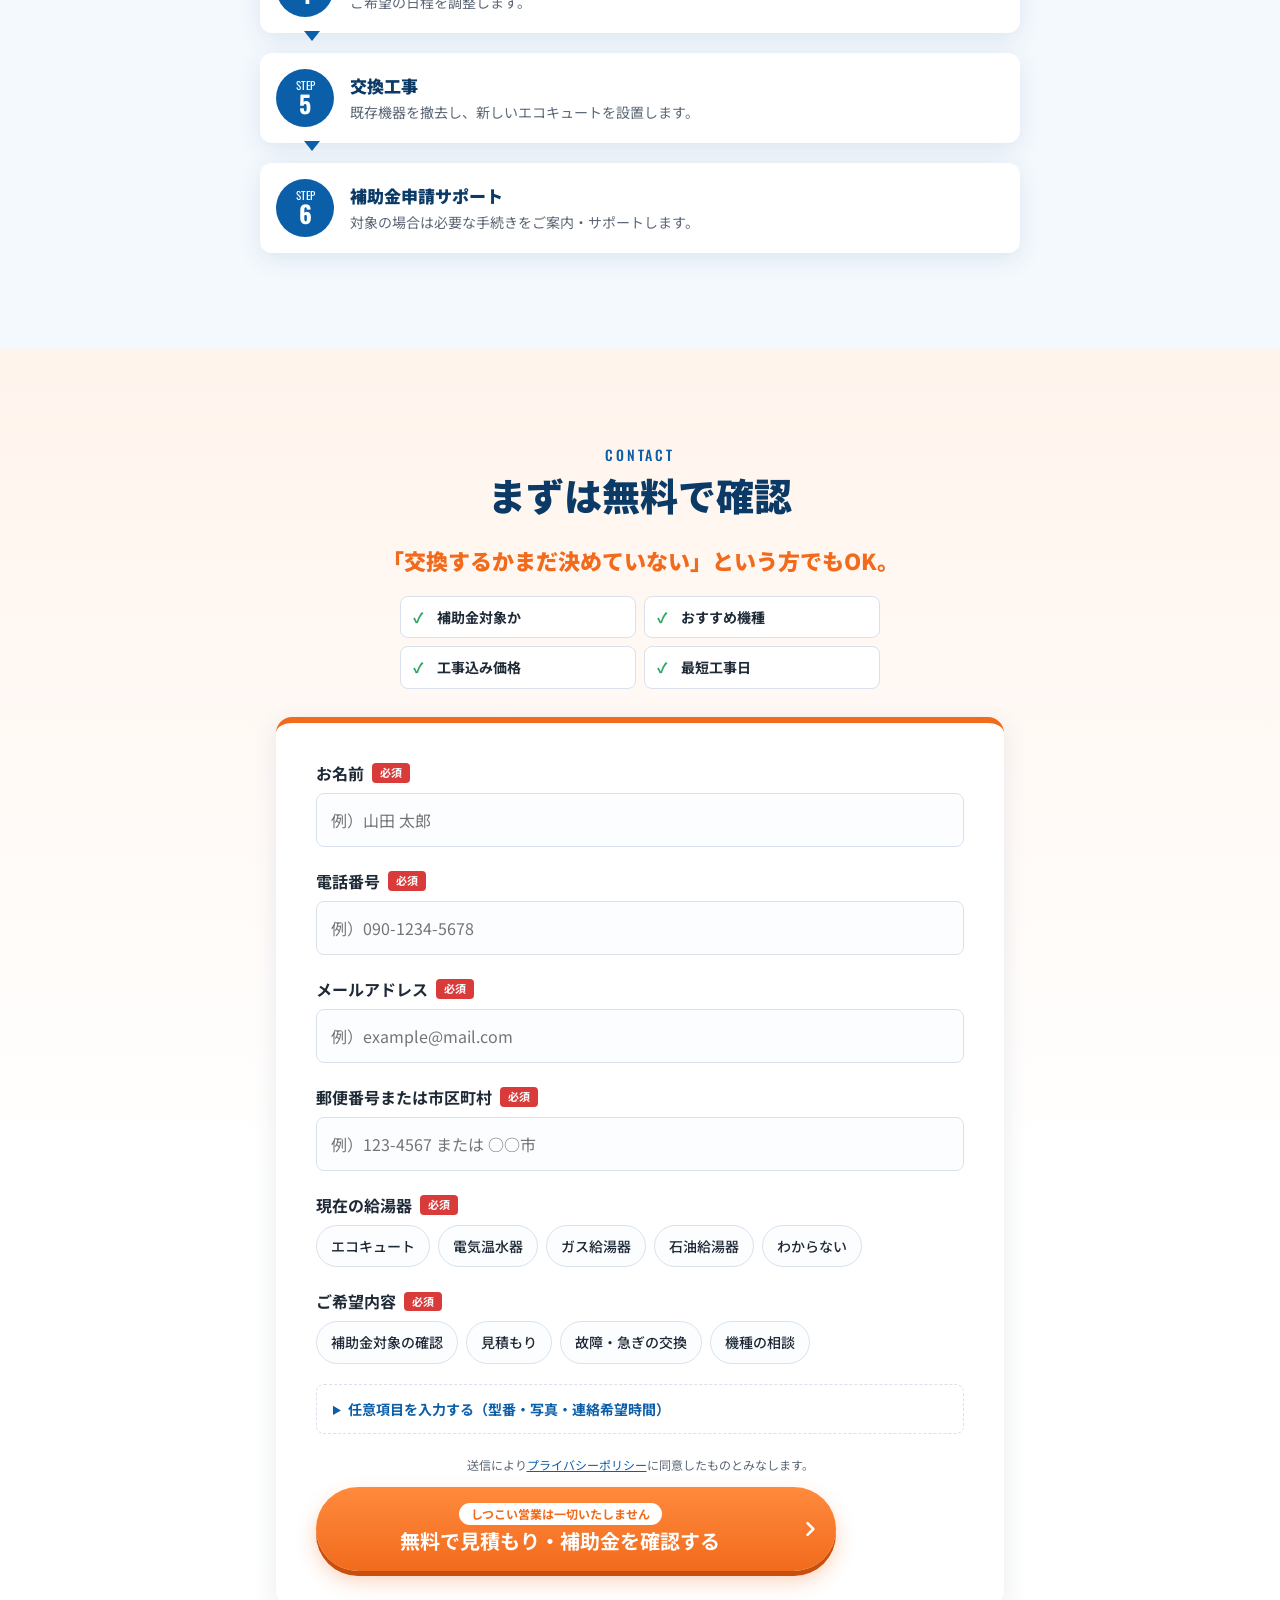
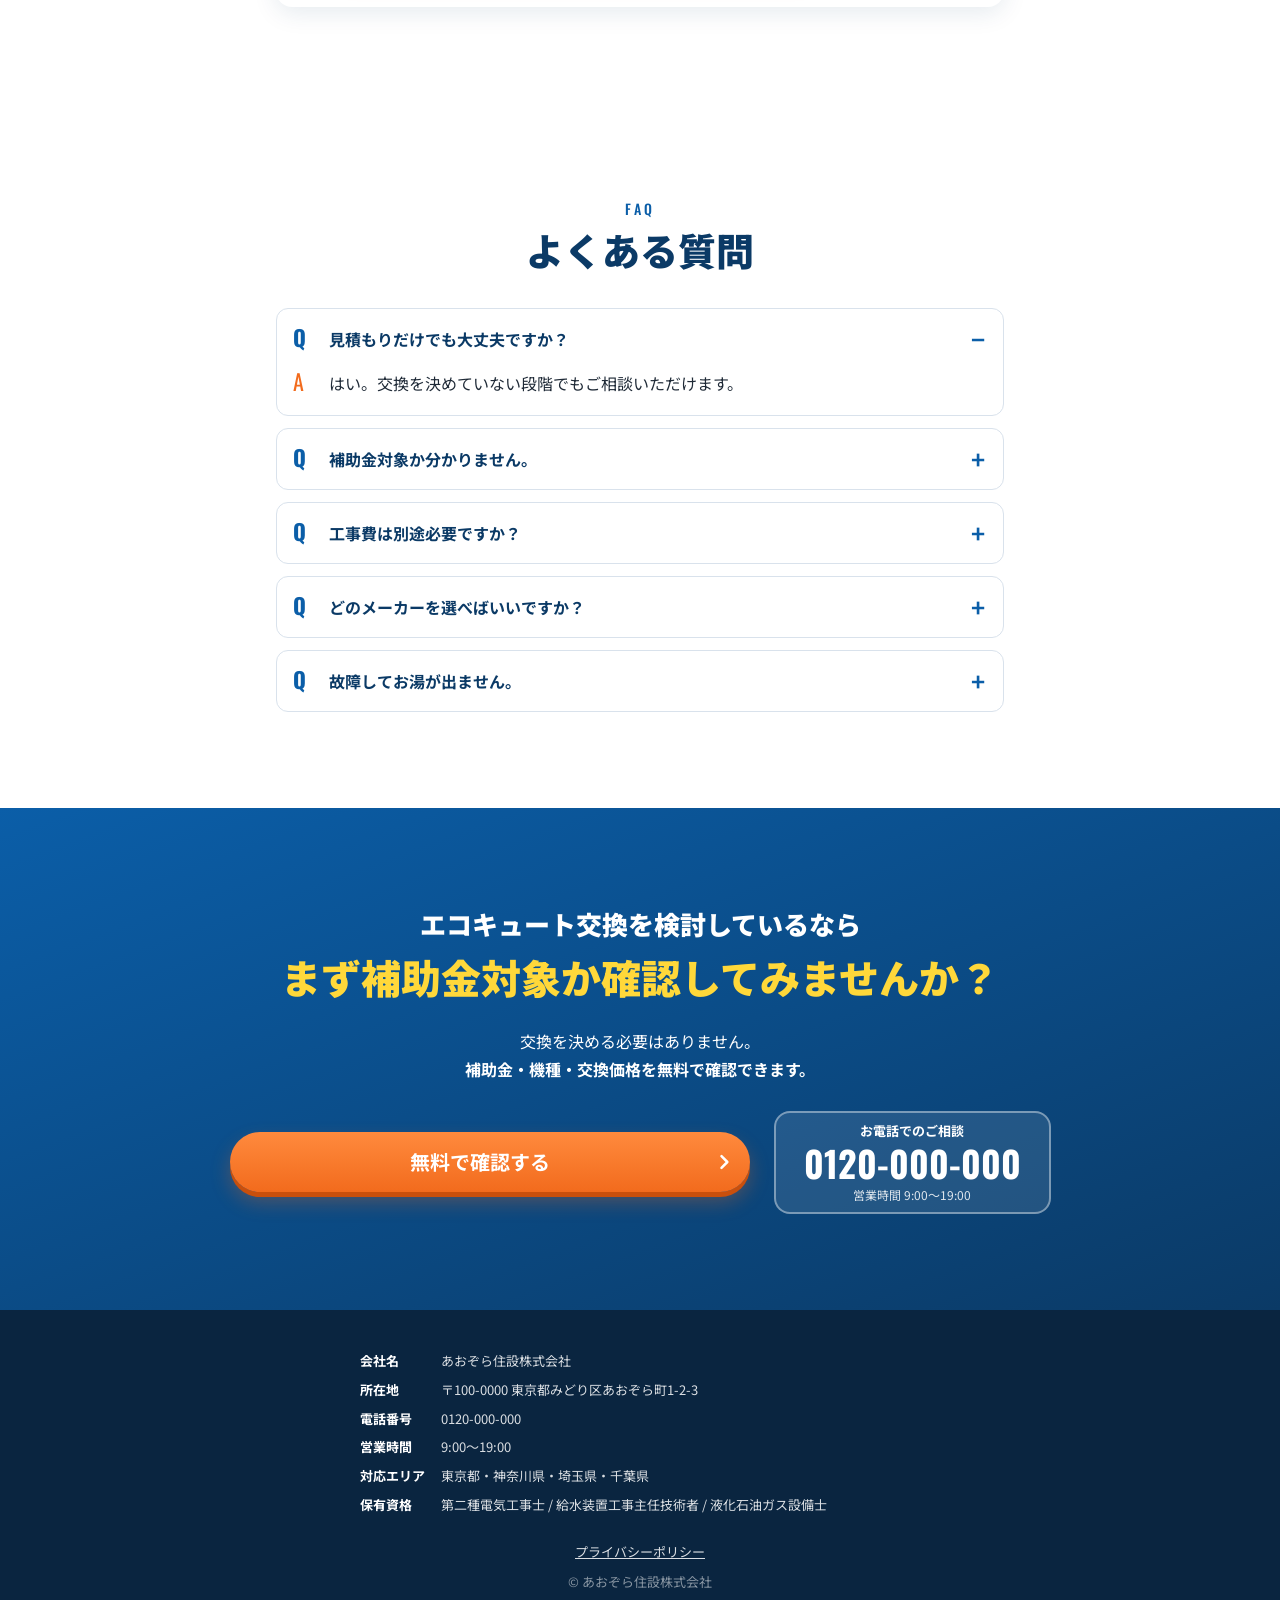
<file: c-existing/index.html>
<!DOCTYPE html>
<html lang="ja">
<head>
  <meta charset="UTF-8">
  <meta name="viewport" content="width=device-width, initial-scale=1">
  <title>エコキュート交換｜2026年度補助金 対象機種なら最大10万円/台｜あおぞら住設株式会社</title>
  <meta name="description" content="エコキュート交換は2026年度の国の補助金（給湯省エネ2026事業）対象。対象機種なら最大10万円/台。工事費込みの分かりやすい価格、補助金申請サポート、見積無料。ご自宅が補助金対象か無料で確認できます。">
  <meta name="format-detection" content="telephone=no">
  <meta property="og:type" content="website">
  <meta property="og:title" content="エコキュート交換｜2026年度補助金 対象機種なら最大10万円/台">
  <meta property="og:description" content="補助金対象か・工事費込み価格・最短工事日を無料で確認できます。">
  <meta name="theme-color" content="#0b5ea8">

  <!-- ▼ Google タグ（GTM / gtag）はここに設置。コンバージョンは js/main.js の track() から dataLayer に送信されます -->
  <script>window.dataLayer = window.dataLayer || [];</script>
  <!-- ▲ -->

  <link rel="preconnect" href="https://fonts.googleapis.com">
  <link rel="preconnect" href="https://fonts.gstatic.com" crossorigin>
  <link href="https://fonts.googleapis.com/css2?family=Noto+Sans+JP:wght@400;500;700;900&family=Oswald:wght@500;700&display=swap" rel="stylesheet">
  <link rel="stylesheet" href="css/style.css">
</head>
<body>

<!-- ============ Header ============ -->
<header class="header">
  <div class="container header__inner">
    <a href="#top" class="logo" aria-label="トップへ">
      <span class="logo__mark" aria-hidden="true">
        <svg viewBox="0 0 32 32"><path d="M16 3c4 6 9 10 9 16a9 9 0 0 1-18 0c0-6 5-10 9-16z" fill="currentColor"/><path d="M12 20a4 4 0 0 0 4 4" stroke="#fff" stroke-width="2" fill="none" stroke-linecap="round"/></svg>
      </span>
      <span class="logo__text"><small>エコキュート交換専門</small><span data-cfg="company">あおぞら住設株式会社</span></span>
    </a>
    <div class="header__contact">
      <a href="tel:0120000000" class="header__tel js-tel" data-cfg-href="tel">
        <span class="header__tel-label">通話無料・見積無料</span>
        <span class="header__tel-num" data-cfg="telDisplay">0120-000-000</span>
        <span class="header__tel-hours">受付 <span data-cfg="hours">9:00〜19:00</span></span>
      </a>
      <a href="#form" class="btn btn--cta btn--sm js-cta" data-cta="header">無料見積もり</a>
    </div>
  </div>
</header>

<main id="top">

<!-- ============ 3. First View ============ -->
<section class="fv" id="fv">
  <div class="container fv__inner">
    <div class="fv__copy">
      <p class="fv__eyebrow" data-variant-text="eyebrow">2026年度 エコキュート補助金</p>
      <h1 class="fv__title" data-variant-html="title">対象機種なら<br><span class="fv__big"><em>最大</em><strong>10</strong><em>万円</em></span><span class="fv__unit">/台</span></h1>
      <p class="fv__lead" data-variant-text="lead">エコキュート交換を、補助金でもっとお得に。</p>
      <p class="fv__sub" data-variant-html="sub"><mark>あなたのご自宅が対象になるか<br class="sp">無料で確認できます。</mark></p>

      <div class="fv__photo-sp">
        <img src="img/hero-sp.webp" width="800" height="533" alt="" aria-hidden="true">
        <p class="fv__circle fv__circle--sp">補助金<br>適用で<span>実質<strong>32.8</strong>万円〜</span></p>
      </div>

      <ul class="fv__badges">
        <li><span>補助金</span>対象機種<br>対応</li>
        <li><span>コミコミ</span>工事費込み<br>価格</li>
        <li><span>0円</span>見積もり<br>無料</li>
        <li><span>代行</span>補助金申請<br>サポート</li>
      </ul>

      <div class="fv__cta">
        <a href="#form" class="btn btn--cta btn--lg js-cta" data-cta="fv_main">
          <span class="btn__small">かんたん1分入力</span>
          <span data-variant-text="cta">補助金対象・交換価格を無料で確認する</span>
          <svg class="btn__arrow" viewBox="0 0 24 24" aria-hidden="true"><path d="M9 5l7 7-7 7" stroke="currentColor" stroke-width="3" fill="none" stroke-linecap="round" stroke-linejoin="round"/></svg>
        </a>
        <a href="#price" class="btn btn--outline js-cta" data-cta="fv_sub">無料見積もりはこちら</a>
      </div>

      <div class="fv__info">
        <a href="tel:0120000000" class="fv__tel js-tel" data-cfg-href="tel">
          <svg viewBox="0 0 24 24" aria-hidden="true"><path d="M6.6 10.8a15.1 15.1 0 0 0 6.6 6.6l2.2-2.2a1 1 0 0 1 1-.25 11.4 11.4 0 0 0 3.6.57 1 1 0 0 1 1 1V20a1 1 0 0 1-1 1A17 17 0 0 1 3 4a1 1 0 0 1 1-1h3.5a1 1 0 0 1 1 1c0 1.25.2 2.45.57 3.57a1 1 0 0 1-.25 1z" fill="currentColor"/></svg>
          <span data-cfg="telDisplay">0120-000-000</span>
        </a>
        <p>受付時間 <span data-cfg="hours">9:00〜19:00</span>（<span data-cfg="holiday">年中無休</span>）<br>対応エリア：<span data-cfg="area">東京都・神奈川県・埼玉県・千葉県</span></p>
      </div>
    </div>

    <div class="fv__visual">
      <div class="fv__circle">
        <p>補助金<br>適用で</p>
        <p class="fv__circle-num">実質<br><strong>32.8</strong>万円〜</p>
      </div>
      <img class="fv__photo" src="img/hero.webp" width="1200" height="800" alt="戸建住宅に設置されたエコキュート（貯湯タンクとヒートポンプユニット）" fetchpriority="high">
    </div>
  </div>
  <p class="container fv__note">※「最大10万円」は2026年度 給湯省エネ事業における高性能要件を満たす機種の加算を含む補助額です。補助額・対象機種・条件・予算状況は変更される場合があります。</p>
</section>

<!-- ============ 4. Worries ============ -->
<section class="section worries" id="worries">
  <div class="container">
    <h2 class="heading"><span class="heading__sub">CHECK</span>エコキュート、<br class="sp">こんなお悩みありませんか？</h2>
    <ul class="worries__list">
      <li>急に<strong>お湯が出なくなった</strong></li>
      <li><strong>エラー表示</strong>が頻繁に出る</li>
      <li><strong>10年以上</strong>使用している</li>
      <li>修理するか交換するか<strong>迷っている</strong></li>
      <li><strong>交換費用</strong>がいくらなのか知りたい</li>
      <li><strong>補助金</strong>が使えるのか知りたい</li>
      <li><strong>電気温水器</strong>から交換したい</li>
    </ul>
    <div class="worries__close">
      <p>ひとつでも当てはまれば、<br class="sp"><strong>まずは無料でご相談ください。</strong></p>
      <a href="#form" class="btn btn--cta btn--lg js-cta" data-cta="worries">交換費用・補助金を無料確認
        <svg class="btn__arrow" viewBox="0 0 24 24" aria-hidden="true"><path d="M9 5l7 7-7 7" stroke="currentColor" stroke-width="3" fill="none" stroke-linecap="round" stroke-linejoin="round"/></svg>
      </a>
    </div>
  </div>
</section>

<!-- ============ 5. Subsidy ============ -->
<section class="section subsidy" id="subsidy">
  <div class="container">
    <h2 class="heading heading--light"><span class="heading__sub">SUBSIDY 2026</span>エコキュート交換は<br><span class="u-yellow">2026年度の国の補助金</span><br class="sp">対象です</h2>
    <p class="subsidy__desc">給湯省エネ2026事業では、対象となる高効率給湯器の導入に対して補助金が交付されます。</p>

    <div class="subsidy__calc">
      <div class="subsidy__box">
        <p class="subsidy__label">基本補助額</p>
        <p class="subsidy__num"><strong>7</strong>万円<small>/台</small></p>
      </div>
      <span class="subsidy__op">＋</span>
      <div class="subsidy__box">
        <p class="subsidy__label">高性能要件を満たす場合</p>
        <p class="subsidy__num"><strong>3</strong>万円<small>/台</small></p>
      </div>
      <span class="subsidy__op">＝</span>
      <div class="subsidy__box subsidy__box--max">
        <p class="subsidy__label">最大</p>
        <p class="subsidy__num"><strong>10</strong>万円<small>/台</small></p>
      </div>
    </div>
    <p class="subsidy__plus">さらに、対象となる既存設備（電気温水器・蓄熱暖房機など）の撤去には<strong>加算制度</strong>があります。</p>
    <p class="note note--light">※補助額・条件・予算状況は変更される場合があります。最新情報は公式サイトをご確認いただくか、お気軽にお問い合わせください。</p>

    <div class="subsidy__check">
      <div class="subsidy__check-text">
        <p class="subsidy__check-q">「うちのエコキュートは対象？」</p>
        <p>型番や現在の給湯器が分からなくても大丈夫です。</p>
        <p class="subsidy__check-photo">
          <svg viewBox="0 0 24 24" aria-hidden="true"><path d="M9 3 7.2 5H4a2 2 0 0 0-2 2v12a2 2 0 0 0 2 2h16a2 2 0 0 0 2-2V7a2 2 0 0 0-2-2h-3.2L15 3H9zm3 5a5 5 0 1 1 0 10 5 5 0 0 1 0-10zm0 2a3 3 0 1 0 0 6 3 3 0 0 0 0-6z" fill="currentColor"/></svg>
          写真を送るだけでも確認可能
        </p>
      </div>
      <a href="#form" class="btn btn--cta btn--lg js-cta" data-cta="subsidy">補助金対象か無料で確認する
        <svg class="btn__arrow" viewBox="0 0 24 24" aria-hidden="true"><path d="M9 5l7 7-7 7" stroke="currentColor" stroke-width="3" fill="none" stroke-linecap="round" stroke-linejoin="round"/></svg>
      </a>
    </div>
  </div>
</section>

<!-- ============ 6. Price ============ -->
<section class="section price" id="price">
  <div class="container">
    <h2 class="heading"><span class="heading__sub">PRICE</span>補助金を使うと、<br class="sp"><span class="u-marker">実際いくら？</span></h2>
    <p class="section__lead">すべて<strong>本体・リモコン・標準工事・撤去・処分</strong>込みの価格です。</p>

    <!-- ※商品・価格はクライアント確定後に実データへ差し替え -->
    <div class="price__grid">
      <article class="product">
        <p class="product__tag">おすすめ</p>
        <div class="product__img"><img src="img/product-1.webp" width="800" height="533" alt="三菱電機 フルオート 370L スタンダードのイメージ" loading="lazy"></div>
        <p class="product__maker">三菱電機</p>
        <h3 class="product__name">フルオート 370L スタンダード<small>370L / フルオート / 一般地仕様 / 3〜5人向け</small></h3>
        <ul class="product__incl"><li>本体</li><li>リモコン</li><li>標準工事</li><li>撤去</li><li>処分</li></ul>
        <div class="product__price">
          <p class="product__regular">通常工事込み価格<span><strong>548,000</strong>円<small>（税込）</small></span></p>
          <p class="product__down" aria-hidden="true">▼ 補助金適用の場合</p>
          <p class="product__net">実質<strong>478,000</strong>円〜</p>
        </div>
        <a href="#form" class="btn btn--cta btn--block js-cta js-product" data-cta="product_1" data-product="三菱電機 フルオート370L">この商品の見積もりを取る</a>
      </article>

      <article class="product">
        <p class="product__tag product__tag--blue">高性能・補助金+3万円</p>
        <div class="product__img"><img src="img/product-2.webp" width="800" height="533" alt="Panasonic フルオート 460L 高効率モデルのイメージ" loading="lazy"></div>
        <p class="product__maker">Panasonic</p>
        <h3 class="product__name">フルオート 460L 高効率モデル<small>460L / フルオート / 一般地仕様 / 4〜7人向け</small></h3>
        <ul class="product__incl"><li>本体</li><li>リモコン</li><li>標準工事</li><li>撤去</li><li>処分</li></ul>
        <div class="product__price">
          <p class="product__regular">通常工事込み価格<span><strong>628,000</strong>円<small>（税込）</small></span></p>
          <p class="product__down" aria-hidden="true">▼ 補助金適用の場合</p>
          <p class="product__net">実質<strong>528,000</strong>円〜</p>
        </div>
        <a href="#form" class="btn btn--cta btn--block js-cta js-product" data-cta="product_2" data-product="Panasonic フルオート460L 高効率">この商品の見積もりを取る</a>
      </article>

      <article class="product">
        <p class="product__tag product__tag--green">お手頃</p>
        <div class="product__img"><img src="img/product-3.webp" width="800" height="533" alt="コロナ 給湯専用 370L 薄型のイメージ" loading="lazy"></div>
        <p class="product__maker">コロナ</p>
        <h3 class="product__name">給湯専用 370L 薄型<small>370L / 給湯専用 / 薄型 / 3〜5人向け</small></h3>
        <ul class="product__incl"><li>本体</li><li>リモコン</li><li>標準工事</li><li>撤去</li><li>処分</li></ul>
        <div class="product__price">
          <p class="product__regular">通常工事込み価格<span><strong>398,000</strong>円<small>（税込）</small></span></p>
          <p class="product__down" aria-hidden="true">▼ 補助金適用の場合</p>
          <p class="product__net">実質<strong>328,000</strong>円〜</p>
        </div>
        <a href="#form" class="btn btn--cta btn--block js-cta js-product" data-cta="product_3" data-product="コロナ 給湯専用370L 薄型">この商品の見積もりを取る</a>
      </article>
    </div>
    <p class="note">※「実質」価格は補助金（最大額）を差し引いた参考価格です。補助額は機種・条件により異なります。掲載以外の機種もお見積もり可能です。</p>
  </div>
</section>

<!-- ============ 7. All-in ============ -->
<section class="section allin" id="allin">
  <div class="container">
    <h2 class="heading"><span class="heading__sub">ALL-IN PRICE</span>分かりにくい<span class="u-marker">追加料金</span>を<br class="sp">なくします</h2>
    <p class="section__lead">表示価格には、以下がすべて含まれています。</p>
    <ul class="allin__list">
      <li><i>01</i>エコキュート本体</li>
      <li><i>02</i>リモコン</li>
      <li><i>03</i>基本交換工事</li>
      <li><i>04</i>既存機器撤去</li>
      <li><i>05</i>廃棄処分</li>
      <li><i>06</i>配管接続</li>
      <li><i>07</i>電気接続</li>
      <li><i>08</i>試運転</li>
      <li><i>09</i>操作説明</li>
    </ul>
    <p class="allin__note">現場状況により追加工事が必要な場合は、<strong>必ず施工前にご説明・お見積もり</strong>いたします。<br>ご納得いただけないまま工事を進めることはありません。</p>
  </div>
</section>

<!-- ============ 8. Reasons ============ -->
<section class="section reasons" id="reasons">
  <div class="container">
    <h2 class="heading"><span class="heading__sub">REASON</span>選ばれる理由</h2>
    <ol class="reasons__list">
      <li>
        <span class="reasons__num">01</span>
        <h3>補助金対応</h3>
        <p>対象機種の確認から補助金申請まで、面倒な手続きをサポートします。</p>
      </li>
      <li>
        <span class="reasons__num">02</span>
        <h3>分かりやすい価格</h3>
        <p>本体価格だけを安く見せるのではなく、工事を含めた総額を分かりやすく提示します。</p>
      </li>
      <li>
        <span class="reasons__num">03</span>
        <h3>スピード対応</h3>
        <p>故障など緊急性の高いご相談にも、可能な範囲で迅速に対応します。</p>
      </li>
      <li>
        <span class="reasons__num">04</span>
        <h3>各メーカー対応</h3>
        <p>主要メーカーのエコキュートから、ご家庭に合った機種をご提案します。</p>
      </li>
      <li>
        <span class="reasons__num">05</span>
        <h3>工事・保証</h3>
        <p>施工後も安心してお使いいただけるよう、<span data-cfg="warranty">工事保証10年</span>の保証体制を整えています。</p>
      </li>
    </ol>
  </div>
</section>

<!-- ============ 9. Makers ============ -->
<section class="section makers" id="makers">
  <div class="container">
    <h2 class="heading heading--sm">対応メーカー</h2>
    <!-- ※実際の取扱メーカーに合わせて変更。ロゴ画像がある場合は <img> に差し替え -->
    <ul class="makers__list">
      <li>Panasonic</li>
      <li>三菱電機</li>
      <li>ダイキン</li>
      <li>コロナ</li>
      <li>日立</li>
    </ul>
  </div>
</section>

<!-- ============ 10. Cases ============ -->
<section class="section cases" id="cases">
  <div class="container">
    <h2 class="heading"><span class="heading__sub">CASE</span>エコキュート交換事例</h2>
    <!-- ※施工事例・写真はクライアント提供データに差し替え -->
    <div class="cases__grid">
      <article class="case">
        <div class="case__photos">
          <figure><span class="case__label">Before</span><img class="case__ph" src="img/case1-before.webp" width="600" height="400" alt="施工前：電気温水器 370L（使用22年）" loading="lazy"></figure>
          <figure><span class="case__label case__label--after">After</span><img class="case__ph" src="img/case1-after.webp" width="600" height="400" alt="施工後：三菱電機 エコキュート 370L フルオート" loading="lazy"></figure>
        </div>
        <div class="case__body">
          <h3 class="case__title">埼玉県さいたま市 / 戸建住宅</h3>
          <dl class="case__spec">
            <dt>交換前</dt><dd>電気温水器 370L（使用22年）</dd>
            <dt>交換後</dt><dd>三菱電機 エコキュート 370L フルオート</dd>
            <dt>工事時間</dt><dd>約5時間</dd>
            <dt>工事費込み</dt><dd>548,000円</dd>
            <dt>補助金</dt><dd>90,000円（撤去加算含む）</dd>
          </dl>
          <p class="case__net">実質負担<strong>458,000</strong>円</p>
        </div>
      </article>
      <article class="case">
        <div class="case__photos">
          <figure><span class="case__label">Before</span><img class="case__ph" src="img/case2-before.webp" width="600" height="400" alt="施工前：エコキュート 460L（使用13年）" loading="lazy"></figure>
          <figure><span class="case__label case__label--after">After</span><img class="case__ph" src="img/case2-after.webp" width="600" height="400" alt="施工後：Panasonic エコキュート 460L 高効率" loading="lazy"></figure>
        </div>
        <div class="case__body">
          <h3 class="case__title">神奈川県相模原市 / 戸建住宅</h3>
          <dl class="case__spec">
            <dt>交換前</dt><dd>エコキュート 460L（使用13年）</dd>
            <dt>交換後</dt><dd>Panasonic エコキュート 460L 高効率</dd>
            <dt>工事時間</dt><dd>約4時間</dd>
            <dt>工事費込み</dt><dd>628,000円</dd>
            <dt>補助金</dt><dd>100,000円</dd>
          </dl>
          <p class="case__net">実質負担<strong>528,000</strong>円</p>
        </div>
      </article>
    </div>
  </div>
</section>

<!-- ============ 11. Flow ============ -->
<section class="section flow" id="flow">
  <div class="container">
    <h2 class="heading"><span class="heading__sub">FLOW</span>交換までの流れ</h2>
    <ol class="flow__list">
      <li><span class="flow__step">STEP<b>1</b></span><div><h3>無料相談・見積もり</h3><p>フォームまたはお電話からお問い合わせください。</p></div></li>
      <li><span class="flow__step">STEP<b>2</b></span><div><h3>現在の機種を確認</h3><p>型番またはエコキュートの写真をお送りください。</p></div></li>
      <li><span class="flow__step">STEP<b>3</b></span><div><h3>機種・補助金・価格をご案内</h3><p>ご家庭の環境に合わせて交換機種をご提案します。</p></div></li>
      <li><span class="flow__step">STEP<b>4</b></span><div><h3>工事日決定</h3><p>ご希望の日程を調整します。</p></div></li>
      <li><span class="flow__step">STEP<b>5</b></span><div><h3>交換工事</h3><p>既存機器を撤去し、新しいエコキュートを設置します。</p></div></li>
      <li><span class="flow__step">STEP<b>6</b></span><div><h3>補助金申請サポート</h3><p>対象の場合は必要な手続きをご案内・サポートします。</p></div></li>
    </ol>
  </div>
</section>

<!-- ============ 12. Form ============ -->
<section class="section form-sec" id="form">
  <div class="container container--narrow">
    <h2 class="heading"><span class="heading__sub">CONTACT</span>まずは無料で確認</h2>
    <p class="form-sec__ok">「交換するかまだ決めていない」<br class="sp">という方でもOK。</p>
    <ul class="form-sec__checks">
      <li>補助金対象か</li>
      <li>おすすめ機種</li>
      <li>工事込み価格</li>
      <li>最短工事日</li>
    </ul>

    <!-- 送信先: action を Formspree / Googleフォーム / 自社サーバー等のエンドポイントに差し替え -->
    <form class="form" id="contactForm" action="" method="post" enctype="multipart/form-data" novalidate>
      <input type="hidden" name="lp_variant" id="lpVariant">
      <input type="hidden" name="product" id="productField">
      <input type="hidden" name="utm" id="utmField">

      <div class="form__row">
        <label for="f-name">お名前<span class="req">必須</span></label>
        <input type="text" id="f-name" name="name" autocomplete="name" placeholder="例）山田 太郎" required>
      </div>
      <div class="form__row">
        <label for="f-tel">電話番号<span class="req">必須</span></label>
        <input type="tel" id="f-tel" name="tel" autocomplete="tel" inputmode="tel" placeholder="例）090-1234-5678" required pattern="[0-9\-]{10,13}">
      </div>
      <div class="form__row">
        <label for="f-email">メールアドレス<span class="req">必須</span></label>
        <input type="email" id="f-email" name="email" autocomplete="email" placeholder="例）example@mail.com" required>
      </div>
      <div class="form__row">
        <label for="f-area">郵便番号または市区町村<span class="req">必須</span></label>
        <input type="text" id="f-area" name="area" autocomplete="postal-code" placeholder="例）123-4567 または ○○市" required>
      </div>
      <fieldset class="form__row">
        <legend>現在の給湯器<span class="req">必須</span></legend>
        <div class="form__chips">
          <label><input type="radio" name="current" value="エコキュート" required><span>エコキュート</span></label>
          <label><input type="radio" name="current" value="電気温水器"><span>電気温水器</span></label>
          <label><input type="radio" name="current" value="ガス給湯器"><span>ガス給湯器</span></label>
          <label><input type="radio" name="current" value="石油給湯器"><span>石油給湯器</span></label>
          <label><input type="radio" name="current" value="わからない"><span>わからない</span></label>
        </div>
      </fieldset>
      <fieldset class="form__row">
        <legend>ご希望内容<span class="req">必須</span></legend>
        <div class="form__chips">
          <label><input type="checkbox" name="request" value="補助金対象の確認"><span>補助金対象の確認</span></label>
          <label><input type="checkbox" name="request" value="見積もり"><span>見積もり</span></label>
          <label><input type="checkbox" name="request" value="故障・急ぎの交換"><span>故障・急ぎの交換</span></label>
          <label><input type="checkbox" name="request" value="機種の相談"><span>機種の相談</span></label>
        </div>
      </fieldset>

      <details class="form__optional">
        <summary>任意項目を入力する（型番・写真・連絡希望時間）</summary>
        <div class="form__row">
          <label for="f-model">現在の機種型番<span class="opt">任意</span></label>
          <input type="text" id="f-model" name="model" placeholder="例）HE-XXXXX（分からなければ空欄でOK）">
        </div>
        <div class="form__row">
          <label for="f-photo">写真アップロード<span class="opt">任意</span></label>
          <input type="file" id="f-photo" name="photo" accept="image/*" multiple>
          <p class="form__hint">本体・銘板（型番シール）・リモコンの写真があるとスムーズです。</p>
        </div>
        <div class="form__row">
          <label for="f-time">希望連絡時間<span class="opt">任意</span></label>
          <select id="f-time" name="time">
            <option value="">指定なし</option>
            <option>午前（9〜12時）</option>
            <option>午後（12〜15時）</option>
            <option>夕方（15〜18時）</option>
            <option>夜（18時以降）</option>
          </select>
        </div>
      </details>

      <p class="form__privacy">送信により<a href="#privacy">プライバシーポリシー</a>に同意したものとみなします。</p>
      <p class="form__error" id="formError" role="alert" hidden></p>

      <button type="submit" class="btn btn--cta btn--lg btn--block">
        <span class="btn__small">しつこい営業は一切いたしません</span>
        <span>無料で見積もり・<br class="sp">補助金を確認する</span>
        <svg class="btn__arrow" viewBox="0 0 24 24" aria-hidden="true"><path d="M9 5l7 7-7 7" stroke="currentColor" stroke-width="3" fill="none" stroke-linecap="round" stroke-linejoin="round"/></svg>
      </button>
    </form>

    <div class="form__thanks" id="formThanks" hidden>
      <p class="form__thanks-title">お問い合わせありがとうございます</p>
      <p>内容を確認のうえ、担当者より折り返しご連絡いたします。<br>お急ぎの方はお電話ください。</p>
      <a href="tel:0120000000" class="btn btn--tel js-tel" data-cfg-href="tel"><span data-cfg="telDisplay">0120-000-000</span></a>
    </div>
  </div>
</section>

<!-- ============ 13. FAQ ============ -->
<section class="section faq" id="faq">
  <div class="container container--narrow">
    <h2 class="heading"><span class="heading__sub">FAQ</span>よくある質問</h2>
    <div class="faq__list">
      <details class="faq__item" open>
        <summary>見積もりだけでも大丈夫ですか？</summary>
        <p>はい。交換を決めていない段階でもご相談いただけます。</p>
      </details>
      <details class="faq__item">
        <summary>補助金対象か分かりません。</summary>
        <p>現在の機種やご希望の機種を確認し、対象となるかご案内します。型番が分からない場合は写真をお送りいただくだけでも確認できます。</p>
      </details>
      <details class="faq__item">
        <summary>工事費は別途必要ですか？</summary>
        <p>標準工事を含む価格を基本としてご案内しています。追加工事が必要な場合は、施工前に必ずご説明いたします。</p>
      </details>
      <details class="faq__item">
        <summary>どのメーカーを選べばいいですか？</summary>
        <p>現在の使用状況、ご家族の人数、設置環境、ご予算などから最適な機種をご提案します。</p>
      </details>
      <details class="faq__item">
        <summary>故障してお湯が出ません。</summary>
        <p>状況と在庫・工事スケジュールを確認し、可能な限り早い日程をご案内します。お急ぎの場合はお電話ください。</p>
      </details>
    </div>
  </div>
</section>

<!-- ============ 14. Final CTA ============ -->
<section class="section final" id="final">
  <div class="container">
    <h2 class="final__title">エコキュート交換を検討しているなら<br><span>まず補助金対象か<br class="sp">確認してみませんか？</span></h2>
    <p class="final__lead">交換を決める必要はありません。<br><strong>補助金・機種・交換価格を無料で確認できます。</strong></p>
    <div class="final__actions">
      <a href="#form" class="btn btn--cta btn--lg js-cta" data-cta="final">無料で確認する
        <svg class="btn__arrow" viewBox="0 0 24 24" aria-hidden="true"><path d="M9 5l7 7-7 7" stroke="currentColor" stroke-width="3" fill="none" stroke-linecap="round" stroke-linejoin="round"/></svg>
      </a>
      <a href="tel:0120000000" class="final__tel js-tel" data-cfg-href="tel">
        <span class="final__tel-label">お電話でのご相談</span>
        <span class="final__tel-num" data-cfg="telDisplay">0120-000-000</span>
        <span class="final__tel-hours">営業時間 <span data-cfg="hours">9:00〜19:00</span></span>
      </a>
    </div>
  </div>
</section>

</main>

<!-- ============ Footer ============ -->
<footer class="footer">
  <div class="container">
    <dl class="footer__info">
      <dt>会社名</dt><dd data-cfg="company">あおぞら住設株式会社</dd>
      <dt>所在地</dt><dd data-cfg="address">〒100-0000 東京都みどり区あおぞら町1-2-3</dd>
      <dt>電話番号</dt><dd data-cfg="telDisplay">0120-000-000</dd>
      <dt>営業時間</dt><dd data-cfg="hours">9:00〜19:00</dd>
      <dt>対応エリア</dt><dd data-cfg="area">東京都・神奈川県・埼玉県・千葉県</dd>
      <dt>保有資格</dt><dd data-cfg="license">第二種電気工事士 / 給水装置工事主任技術者 / 液化石油ガス設備士</dd>
    </dl>
    <p class="footer__privacy" id="privacy"><a href="#">プライバシーポリシー</a></p>
    <p class="footer__copy">&copy; <span data-cfg="company">あおぞら住設株式会社</span></p>
  </div>
</footer>

<!-- ============ 15. SP Fixed CTA ============ -->
<nav class="fixed-cta" aria-label="お問い合わせ">
  <a href="tel:0120000000" class="fixed-cta__tel js-tel" data-cfg-href="tel">
    <svg viewBox="0 0 24 24" aria-hidden="true"><path d="M6.6 10.8a15.1 15.1 0 0 0 6.6 6.6l2.2-2.2a1 1 0 0 1 1-.25 11.4 11.4 0 0 0 3.6.57 1 1 0 0 1 1 1V20a1 1 0 0 1-1 1A17 17 0 0 1 3 4a1 1 0 0 1 1-1h3.5a1 1 0 0 1 1 1c0 1.25.2 2.45.57 3.57a1 1 0 0 1-.25 1z" fill="currentColor"/></svg>
    <span><small>電話</small>今すぐ電話</span>
  </a>
  <a href="#form" class="fixed-cta__form js-cta" data-cta="fixed">
    <span><small>無料見積もり</small>補助金・価格を確認</span>
  </a>
</nav>

<script src="js/config.js"></script>
<script src="js/main.js"></script>
</body>
</html>
</file>
<file: a-standard/style.css>
:root {
  --ink: #14263d;
  --ink-sub: #4a5b70;
  --blue: #1c5fb0;
  --blue-pale: #eef4fb;
  --line: #d8e1ec;
  --cta: #d9580b;
  --cta-dark: #b84a08;
  --yellow: #ffe45c;
  --white: #ffffff;
  --radius: 10px;
}

*,
*::before,
*::after { box-sizing: border-box; }

html { scroll-behavior: smooth; scroll-padding-top: 72px; }

body {
  margin: 0;
  font-family: "Noto Sans JP", "Hiragino Sans", "Yu Gothic", sans-serif;
  font-size: 16px;
  line-height: 1.8;
  color: var(--ink);
  background: var(--white);
  -webkit-text-size-adjust: 100%;
  padding-bottom: 64px;
}

img, svg { max-width: 100%; }
h1, h2, h3 { line-height: 1.4; margin: 0; }
p { margin: 0; }
ul, ol { margin: 0; padding: 0; list-style: none; }
a { color: var(--blue); }

:focus-visible { outline: 3px solid var(--blue); outline-offset: 2px; }

.wrap { width: min(1080px, 100% - 32px); margin-inline: auto; }

.fine { font-size: 12px; color: var(--ink-sub); line-height: 1.7; margin-top: 12px; }

/* ---------- ヘッダー ---------- */
.site-header {
  position: sticky;
  top: 0;
  z-index: 20;
  background: var(--white);
  border-bottom: 1px solid var(--line);
}
.header-inner { display: flex; align-items: center; justify-content: space-between; height: 60px; }
.logo { font-weight: 900; font-size: 18px; color: var(--ink); text-decoration: none; }
.header-tel { display: none; text-align: right; line-height: 1.2; }
.tel-link { display: inline-flex; align-items: center; gap: 6px; font-weight: 900; font-size: 24px; color: var(--ink); text-decoration: none; }
.tel-link svg { width: 22px; height: 22px; fill: var(--blue); }
.header-tel small { display: block; font-size: 11px; color: var(--ink-sub); }

/* ---------- ボタン ---------- */
.btn {
  display: inline-flex;
  align-items: center;
  justify-content: center;
  min-height: 56px;
  padding: 12px 28px;
  border-radius: 999px;
  font-weight: 700;
  font-size: 17px;
  text-decoration: none;
  border: 0;
  cursor: pointer;
  font-family: inherit;
  transition: background-color .15s, transform .15s;
}
.btn-primary { background: var(--cta); color: var(--white); box-shadow: 0 4px 0 var(--cta-dark); }
.btn-primary:hover { background: var(--cta-dark); }
.btn-primary:active { transform: translateY(3px); box-shadow: 0 1px 0 var(--cta-dark); }
.btn-tel { background: var(--white); color: var(--blue); border: 2px solid var(--blue); }
.btn-tel:hover { background: var(--blue-pale); }

/* ---------- ファーストビュー ---------- */
.hero { background: var(--blue-pale); padding: 32px 0 40px; }
.hero-inner { display: grid; gap: 24px; }
.hero-area { font-weight: 700; color: var(--blue); font-size: 15px; }
.hero h1 { font-size: clamp(28px, 7.6vw, 46px); font-weight: 900; margin-top: 8px; letter-spacing: .01em; }
.hero-num {
  display: inline-block;
  background: linear-gradient(transparent 58%, var(--yellow) 58%);
  padding: 0 4px;
}
.hero-num b { font-size: 1.5em; color: var(--cta); line-height: 1; }
.hero-lead { margin-top: 16px; color: var(--ink-sub); }
.hero-points { display: flex; flex-wrap: wrap; gap: 8px; margin-top: 16px; }
.hero-points li {
  font-size: 14px;
  font-weight: 700;
  background: var(--white);
  border: 1px solid var(--line);
  border-radius: 6px;
  padding: 4px 12px 4px 30px;
  position: relative;
}
.hero-points li::before {
  content: "";
  position: absolute;
  left: 11px;
  top: 50%;
  width: 11px;
  height: 6px;
  border-left: 3px solid var(--blue);
  border-bottom: 3px solid var(--blue);
  transform: translateY(-70%) rotate(-45deg);
}
.cta-row { display: grid; gap: 12px; margin-top: 24px; }
.hero-note { font-size: 12px; color: var(--ink-sub); margin-top: 12px; }

.hero-visual { position: relative; max-width: 360px; margin-inline: auto; width: 100%; }
.unit-illust { display: block; width: 100%; height: auto; }
.subsidy-badge {
  position: absolute;
  right: 0;
  top: 0;
  width: 132px;
  height: 132px;
  border-radius: 50%;
  background: var(--cta);
  color: var(--white);
  display: grid;
  place-content: center;
  text-align: center;
  line-height: 1.1;
  font-weight: 700;
  box-shadow: 0 0 0 6px rgba(217, 88, 11, .18);
}
.subsidy-badge span { font-size: 14px; }
.subsidy-badge strong { font-size: 16px; }
.subsidy-badge b { font-size: 44px; font-weight: 900; }
.subsidy-badge small { font-size: 16px; }

/* ---------- セクション共通 ---------- */
.section { padding: 64px 0; }
.section-title { font-size: clamp(22px, 5.6vw, 32px); font-weight: 900; text-align: center; }
.section-title em { font-style: normal; color: var(--cta); }
.section-lead { text-align: center; margin-top: 12px; color: var(--ink-sub); }
.cta-center { text-align: center; margin-top: 32px; }

/* お悩み */
.worry-list { display: grid; gap: 12px; margin-top: 32px; }
.worry-list li {
  border: 1px solid var(--line);
  border-radius: var(--radius);
  padding: 16px 16px 16px 52px;
  position: relative;
  color: var(--ink-sub);
  font-size: 14px;
}
.worry-list li::before {
  content: "";
  position: absolute;
  left: 16px;
  top: 19px;
  width: 22px;
  height: 22px;
  border: 2px solid var(--ink-sub);
  border-radius: 4px;
}
.worry-list li::after {
  content: "";
  position: absolute;
  left: 22px;
  top: 22px;
  width: 11px;
  height: 7px;
  border-left: 3px solid var(--cta);
  border-bottom: 3px solid var(--cta);
  transform: rotate(-45deg);
}
.worry-list strong { display: block; color: var(--ink); font-size: 17px; }
.worries-answer {
  margin-top: 32px;
  text-align: center;
  font-weight: 700;
  font-size: 17px;
}

/* メリット */
.merit { background: var(--blue-pale); }
.cost-compare { max-width: 640px; margin: 32px auto 0; display: grid; gap: 16px; }
.cost-row { display: grid; grid-template-columns: 1fr auto; gap: 4px 12px; align-items: center; }
.cost-label { font-weight: 700; font-size: 14px; }
.cost-value { font-weight: 900; text-align: right; font-size: 15px; }
.cost-bar { grid-column: 1 / -1; height: 20px; width: var(--w); border-radius: 4px; }
.cost-bar.old { background: #9aa9bb; }
.cost-bar.new { background: var(--blue); }
.merit .fine { text-align: center; }
.merit-list { display: grid; gap: 16px; margin-top: 32px; }
.merit-list li { background: var(--white); border-radius: var(--radius); padding: 20px; }
.merit-list h3 { font-size: 18px; color: var(--blue); }
.merit-list p { margin-top: 6px; font-size: 15px; color: var(--ink-sub); }

/* 補助金 */
.subsidy-table { display: grid; gap: 8px; margin-top: 32px; align-items: center; }
.subsidy-cell {
  border: 2px solid var(--blue);
  border-radius: var(--radius);
  padding: 16px;
  text-align: center;
}
.subsidy-cell > span { font-weight: 700; font-size: 14px; color: var(--blue); }
.subsidy-cell strong { display: block; font-size: 36px; font-weight: 900; line-height: 1.3; }
.subsidy-cell p { font-size: 13px; color: var(--ink-sub); }
.subsidy-plus { text-align: center; font-weight: 900; color: var(--blue); }
.subsidy-support {
  margin-top: 24px;
  background: #fff8d6;
  border-radius: var(--radius);
  padding: 20px;
}
.subsidy-support h3 { font-size: 18px; }
.subsidy-support p { margin-top: 6px; font-size: 15px; }

/* 理由 */
.reasons { background: var(--ink); color: var(--white); }
.reason-list { display: grid; gap: 16px; margin-top: 32px; }
.reason-list li { border-top: 3px solid var(--yellow); padding-top: 16px; }
.reason-list h3 { font-size: 19px; }
.reason-list p { margin-top: 8px; font-size: 15px; color: #c9d4e2; }

/* 料金 */
.price-list { display: grid; gap: 16px; margin-top: 32px; }
.price-card {
  border: 1px solid var(--line);
  border-radius: var(--radius);
  padding: 24px 20px;
  text-align: center;
  position: relative;
}
.price-card.is-popular { border: 3px solid var(--cta); }
.price-tag {
  position: absolute;
  top: -14px;
  left: 50%;
  transform: translateX(-50%);
  background: var(--cta);
  color: var(--white);
  font-size: 13px;
  font-weight: 700;
  padding: 2px 14px;
  border-radius: 999px;
  white-space: nowrap;
}
.price-card h3 { font-size: 20px; }
.price-for { font-size: 13px; color: var(--ink-sub); margin-top: 4px; }
.price-value { margin-top: 12px; font-weight: 700; }
.price-value b { font-size: 36px; font-weight: 900; }
.price-value small { font-size: 12px; font-weight: 400; }
.price-after { margin-top: 4px; background: var(--blue-pale); border-radius: 6px; padding: 6px; font-size: 14px; }
.price-after b { color: var(--cta); font-size: 18px; }

/* 事例 */
.cases { background: var(--blue-pale); }
.case-list { display: grid; gap: 16px; margin-top: 32px; }
.case-card { background: var(--white); border-radius: var(--radius); overflow: hidden; padding-bottom: 20px; }
.case-photo { display: grid; grid-template-columns: 1fr 1fr; gap: 2px; background: var(--white); }
.case-photo.is-single { grid-template-columns: 1fr; }
.case-photo figure { position: relative; margin: 0; }
.case-photo img { display: block; width: 100%; height: auto; aspect-ratio: 3 / 2; object-fit: cover; }
.case-photo.is-single img { aspect-ratio: 3 / 1; object-position: center 60%; }
.case-photo figcaption {
  position: absolute;
  left: 8px;
  top: 8px;
  background: rgba(20, 38, 61, .82);
  color: var(--white);
  font-size: 12px;
  font-weight: 700;
  line-height: 1;
  padding: 5px 8px;
  border-radius: 4px;
}
.case-photo figcaption.is-after { background: var(--cta); }
.case-card h3, .case-card p { padding-inline: 20px; }
.case-card h3 { margin-top: 16px; font-size: 17px; }
.case-card p { font-size: 14px; color: var(--blue); font-weight: 700; }
.case-note { text-align: center; }
.case-card .case-comment { margin-top: 8px; color: var(--ink-sub); font-weight: 400; }

/* 流れ */
.flow-list { counter-reset: flow; display: grid; gap: 12px; margin-top: 32px; }
.flow-list li {
  counter-increment: flow;
  border: 1px solid var(--line);
  border-radius: var(--radius);
  padding: 16px 16px 16px 72px;
  position: relative;
}
.flow-list li::before {
  content: counter(flow);
  position: absolute;
  left: 16px;
  top: 16px;
  width: 40px;
  height: 40px;
  border-radius: 50%;
  background: var(--blue);
  color: var(--white);
  font-weight: 900;
  display: grid;
  place-content: center;
}
.flow-list h3 { font-size: 17px; }
.flow-list p { font-size: 14px; color: var(--ink-sub); }

/* FAQ */
.faq { background: var(--blue-pale); }
.faq-list { max-width: 760px; margin: 32px auto 0; display: grid; gap: 12px; }
.faq details { background: var(--white); border-radius: var(--radius); }
.faq summary {
  padding: 16px 48px 16px 20px;
  font-weight: 700;
  cursor: pointer;
  list-style: none;
  position: relative;
}
.faq summary::-webkit-details-marker { display: none; }
.faq summary::after {
  content: "+";
  position: absolute;
  right: 20px;
  top: 50%;
  transform: translateY(-50%);
  font-size: 24px;
  color: var(--blue);
}
.faq details[open] summary::after { content: "−"; }
.faq details p { padding: 0 20px 20px; color: var(--ink-sub); font-size: 15px; }

/* フォーム */
.form-wrap { max-width: 640px; }
.lead-form {
  margin-top: 32px;
  border: 2px solid var(--blue);
  border-radius: 16px;
  padding: 24px 20px;
}
.progress { position: relative; height: 8px; background: var(--line); border-radius: 999px; margin-bottom: 28px; }
.progress-bar {
  position: absolute;
  inset: 0 auto 0 0;
  width: calc(var(--step, 1) / 3 * 100%);
  background: var(--blue);
  border-radius: inherit;
  transition: width .3s;
}
.progress-label { position: absolute; right: 0; top: 12px; font-size: 12px; color: var(--ink-sub); }
.lead-form fieldset { border: 0; margin: 0; padding: 0; }
.lead-form legend { font-size: 20px; font-weight: 900; margin-bottom: 16px; padding: 0; }
.choice-grid { display: grid; grid-template-columns: 1fr 1fr; gap: 10px; }
.choice-grid .wide { grid-column: 1 / -1; }
.choice-grid label { position: relative; }
.choice-grid input { position: absolute; opacity: 0; inset: 0; }
.choice-grid span {
  display: flex;
  align-items: center;
  justify-content: center;
  min-height: 56px;
  padding: 8px;
  border: 2px solid var(--line);
  border-radius: var(--radius);
  font-weight: 700;
  text-align: center;
  cursor: pointer;
  transition: border-color .15s, background-color .15s;
}
.choice-grid input:checked + span { border-color: var(--blue); background: var(--blue-pale); color: var(--blue); }
.choice-grid input:focus-visible + span { outline: 3px solid var(--blue); outline-offset: 2px; }
.field { display: block; margin-bottom: 16px; }
.field span { display: flex; align-items: center; gap: 8px; font-weight: 700; font-size: 15px; }
.field em { font-style: normal; font-size: 11px; background: var(--cta); color: var(--white); padding: 0 6px; border-radius: 3px; }
.field input {
  width: 100%;
  margin-top: 6px;
  font: inherit;
  font-size: 17px;
  padding: 12px 14px;
  border: 2px solid var(--line);
  border-radius: 8px;
}
.field input:focus { border-color: var(--blue); outline: none; }
.btn-submit { width: 100%; margin-top: 8px; }
.btn-back {
  display: block;
  margin: 16px auto 0;
  background: none;
  border: 0;
  color: var(--ink-sub);
  font: inherit;
  font-size: 14px;
  text-decoration: underline;
  cursor: pointer;
}
.form-done {
  margin-top: 32px;
  border: 2px solid var(--blue);
  border-radius: 16px;
  padding: 32px 20px;
  text-align: center;
}
.form-done h3 { font-size: 20px; color: var(--blue); }
.form-done p { margin-top: 8px; }
.form-done .btn { margin-top: 16px; }
.form-alt { text-align: center; margin-top: 24px; font-size: 14px; }
.form-alt a { font-weight: 700; }
.line-link { display: inline-block; margin-top: 8px; color: var(--ink-sub); font-weight: 400 !important; font-size: 13px; }

/* フッター */
.site-footer { background: var(--ink); color: #c9d4e2; padding: 32px 0; font-size: 14px; text-align: center; }
.site-footer .fine { color: #93a3b8; }

/* 固定CTA */
.sticky-cta {
  position: fixed;
  inset: auto 0 0 0;
  z-index: 30;
  display: grid;
  grid-template-columns: 1fr 1.6fr;
  background: var(--white);
  border-top: 1px solid var(--line);
  padding: 8px;
  gap: 8px;
}
.sticky-cta a {
  display: flex;
  align-items: center;
  justify-content: center;
  min-height: 48px;
  border-radius: 8px;
  font-weight: 700;
  text-decoration: none;
}
.sticky-tel { border: 2px solid var(--blue); color: var(--blue); }
.sticky-form { background: var(--cta); color: var(--white); }

/* ---------- タブレット・PC ---------- */
@media (min-width: 768px) {
  body { padding-bottom: 0; }
  .sticky-cta { display: none; }
  .header-tel { display: block; }
  .hero { padding: 56px 0 64px; }
  .hero-inner { grid-template-columns: 1.3fr 1fr; align-items: center; }
  .cta-row { grid-template-columns: auto auto; justify-content: start; }
  .section { padding: 88px 0; }
  .worry-list { grid-template-columns: 1fr 1fr; }
  .merit-list, .reason-list, .price-list, .case-list { grid-template-columns: repeat(3, 1fr); }
  .subsidy-table { grid-template-columns: 1fr auto 1fr auto 1fr; }
  .flow-list { grid-template-columns: repeat(4, 1fr); }
  .flow-list li { padding: 72px 16px 20px; text-align: center; }
  .flow-list li::before { left: 50%; transform: translateX(-50%); }
  .price-card.is-popular { transform: translateY(-8px); }
  .lead-form { padding: 32px; }
}

@media (prefers-reduced-motion: reduce) {
  html { scroll-behavior: auto; }
  * { transition: none !important; }
}
</file>
<file: c-existing/css/style.css>
/* =========================================================
   エコキュート交換LP
   ========================================================= */
:root {
  --blue: #0b5ea8;
  --blue-dark: #0b3a66;
  --blue-light: #e8f2fb;
  --sky: #f4f9fe;
  --cta: #f26b1d;
  --cta-dark: #c94f0c;
  --yellow: #ffd83a;
  --green: #2fa866;
  --red: #d93a3a;
  --text: #1f2a37;
  --muted: #5b6776;
  --line: #d9e2ec;
  --white: #fff;
  --radius: 12px;
  --shadow: 0 6px 24px rgba(11, 58, 102, .10);
  --header-h: 64px;
}

*, *::before, *::after { box-sizing: border-box; }
html { -webkit-text-size-adjust: 100%; scroll-behavior: smooth; }
body {
  margin: 0;
  font-family: "Noto Sans JP", "Hiragino Kaku Gothic ProN", "Yu Gothic", Meiryo, sans-serif;
  color: var(--text);
  background: var(--white);
  line-height: 1.75;
  font-size: 16px;
  padding-bottom: 72px; /* 固定CTA分 */
}
img { max-width: 100%; height: auto; display: block; }
a { color: var(--blue); }
h1, h2, h3, p, ul, ol, dl, figure { margin: 0; }
ul, ol { padding: 0; list-style: none; }
button { font: inherit; }

.container { width: 100%; max-width: 1080px; margin: 0 auto; padding: 0 16px; }
.container--narrow { max-width: 760px; }
.sp { display: inline; }
@media (min-width: 768px) { .sp { display: none; } }

/* ---------- Utility ---------- */
.u-yellow { color: var(--yellow); }
.u-marker { background: linear-gradient(transparent 60%, var(--yellow) 60%); }
.note { font-size: 12px; color: var(--muted); margin-top: 16px; }
.note--light { color: rgba(255,255,255,.8); }

/* ---------- Buttons ---------- */
.btn {
  position: relative;
  display: inline-flex; flex-direction: column; align-items: center; justify-content: center;
  gap: 2px;
  padding: 14px 44px 14px 28px;
  border-radius: 999px;
  font-weight: 700; font-size: 16px; line-height: 1.4;
  text-decoration: none; text-align: center;
  border: 0; cursor: pointer;
  transition: transform .15s, box-shadow .15s, background .15s;
}
.btn--cta {
  color: var(--white);
  background: linear-gradient(180deg, #ff8a3d, var(--cta));
  box-shadow: 0 5px 0 var(--cta-dark), 0 10px 20px rgba(242,107,29,.3);
}
.btn--cta:hover { transform: translateY(2px); box-shadow: 0 3px 0 var(--cta-dark), 0 6px 14px rgba(242,107,29,.3); }
.btn--cta:active { transform: translateY(5px); box-shadow: 0 0 0 var(--cta-dark); }
.btn--cta:disabled { opacity: .6; cursor: wait; }
.btn--lg { font-size: clamp(15px, 4.1vw, 20px); padding: 16px 40px 16px 20px; width: 100%; max-width: 520px; }
.btn--sm { font-size: 14px; padding: 10px 18px; box-shadow: 0 3px 0 var(--cta-dark); }
.btn--block { width: 100%; }
.btn--outline { color: var(--blue); background: var(--white); border: 2px solid var(--blue); padding: 10px 28px; }
.btn--outline:hover { background: var(--blue-light); }
.btn--tel { color: var(--white); background: var(--green); padding: 12px 32px; font-size: 22px; font-family: Oswald, sans-serif; margin-top: 16px; }
.btn__small {
  display: inline-block; font-size: 12px; font-weight: 700;
  background: var(--white); color: var(--cta); border-radius: 999px; padding: 0 12px; line-height: 1.8;
}
.btn__arrow { position: absolute; right: 16px; top: 50%; width: 20px; height: 20px; transform: translateY(-50%); }
.btn--sm .btn__arrow { display: none; }

/* ---------- Header ---------- */
.header {
  position: sticky; top: 0; z-index: 50;
  background: rgba(255,255,255,.96); backdrop-filter: blur(6px);
  border-bottom: 1px solid var(--line);
}
.header__inner { display: flex; align-items: center; justify-content: space-between; height: var(--header-h); gap: 12px; }
.logo { display: flex; align-items: center; gap: 8px; text-decoration: none; color: var(--blue-dark); }
.logo__mark { width: 36px; height: 36px; border-radius: 10px; background: var(--blue); color: #7fd0ff; display: grid; place-items: center; flex-shrink: 0; }
.logo__mark svg { width: 24px; height: 24px; }
.logo__text { display: flex; flex-direction: column; font-weight: 900; font-size: 16px; line-height: 1.2; }
.logo__text small { font-size: 10px; font-weight: 700; color: var(--blue); }
.header__contact { display: flex; align-items: center; gap: 16px; }
.header__tel { display: none; text-decoration: none; color: var(--blue-dark); text-align: right; line-height: 1.2; }
.header__tel-label { display: block; font-size: 11px; font-weight: 700; color: var(--green); }
.header__tel-num { display: block; font-family: Oswald, sans-serif; font-size: 26px; font-weight: 700; letter-spacing: .02em; }
.header__tel-hours { display: block; font-size: 11px; color: var(--muted); }
@media (min-width: 768px) { .header__tel { display: block; } }

/* ---------- Sections ---------- */
.section { padding: 64px 0; }
@media (min-width: 768px) { .section { padding: 96px 0; } }
.heading {
  text-align: center; font-weight: 900;
  font-size: clamp(24px, 6.4vw, 38px); line-height: 1.4;
  color: var(--blue-dark); margin-bottom: 32px;
}
.heading--sm { font-size: clamp(20px, 5vw, 28px); margin-bottom: 24px; }
.heading--light { color: var(--white); }
.heading__sub {
  display: block; font-family: Oswald, sans-serif; font-size: 14px; letter-spacing: .2em;
  color: var(--blue); margin-bottom: 4px; font-weight: 500;
}
.heading--light .heading__sub { color: #7fd0ff; }
.section__lead { text-align: center; margin: -12px 0 32px; }

/* ---------- 3. First View ---------- */
.fv {
  position: relative; overflow: hidden;
  background:
    radial-gradient(circle at 85% 20%, rgba(127,208,255,.35), transparent 45%),
    linear-gradient(160deg, #eaf5ff 0%, #d8ecfd 55%, #c4e1fa 100%);
  padding: 28px 0 20px;
}
.fv__inner { display: grid; gap: 16px; align-items: center; }
.fv__inner > * { min-width: 0; }
@media (min-width: 900px) {
  .fv { padding: 56px 0 32px; }
  .fv__inner { grid-template-columns: 1.15fr .85fr; gap: 32px; }
}
.fv__eyebrow {
  display: inline-block; background: var(--blue-dark); color: var(--white);
  font-weight: 700; font-size: clamp(14px, 3.8vw, 18px);
  padding: 4px 16px; border-radius: 6px; margin-bottom: 8px;
}
.fv__title { font-weight: 900; color: var(--blue-dark); font-size: clamp(26px, 7vw, 40px); line-height: 1.2; }
.fv__big { display: inline-flex; align-items: baseline; color: var(--red); line-height: 1; }
.fv__big em { font-style: normal; font-size: clamp(26px, 7vw, 40px); }
.fv__big strong { font-family: Oswald, sans-serif; font-size: clamp(88px, 26vw, 150px); font-weight: 700; letter-spacing: -.02em; margin: 0 2px; }
.fv__big--text { font-size: clamp(40px, 11vw, 68px); }
.fv__unit { font-size: clamp(22px, 6vw, 32px); color: var(--red); }
.fv__lead { font-weight: 700; font-size: clamp(14px, 4vw, 22px); margin-top: 8px; }
.fv__sub { font-weight: 700; font-size: clamp(15px, 4vw, 19px); margin-top: 4px; }
.fv__sub mark { background: linear-gradient(transparent 55%, var(--yellow) 55%); color: inherit; }

.fv__badges { display: grid; grid-template-columns: repeat(4, 1fr); gap: 8px; margin: 20px 0; max-width: 520px; }
.fv__badges li {
  background: var(--white); border-radius: 50%; aspect-ratio: 1;
  display: flex; flex-direction: column; align-items: center; justify-content: center;
  text-align: center; font-size: clamp(10px, 2.8vw, 13px); font-weight: 700; line-height: 1.3;
  box-shadow: var(--shadow); border: 2px solid var(--blue);
}
.fv__badges span { display: block; color: var(--cta); font-size: clamp(12px, 3.4vw, 16px); font-weight: 900; }

.fv__cta { display: flex; flex-direction: column; align-items: flex-start; gap: 16px; }
.fv__cta .btn--lg { max-width: 520px; }
.fv__cta .btn--outline { align-self: center; }
@media (min-width: 900px) { .fv__cta .btn--outline { align-self: flex-start; } }

.fv__info { margin-top: 16px; display: flex; flex-wrap: wrap; align-items: center; gap: 4px 16px; font-size: 13px; color: var(--muted); }
.fv__tel { display: inline-flex; align-items: center; gap: 6px; color: var(--green); font-family: Oswald, sans-serif; font-size: 28px; font-weight: 700; text-decoration: none; }
.fv__tel svg { width: 26px; height: 26px; }

.fv__visual { display: none; position: relative; }
@media (min-width: 900px) { .fv__visual { display: block; } }
.fv__photo { width: 100%; border-radius: 20px; box-shadow: 0 16px 40px rgba(11,58,102,.22); border: 6px solid var(--white); }
.fv__photo-sp { position: relative; margin: 16px 0 0; }
.fv__photo-sp img { width: 100%; border-radius: 14px; box-shadow: var(--shadow); border: 4px solid var(--white); }
@media (min-width: 900px) { .fv__photo-sp { display: none; } }
.fv__circle {
  position: absolute; left: -28px; top: -28px; z-index: 1;
  width: 150px; aspect-ratio: 1; border-radius: 50%;
  background: var(--red); color: var(--white);
  display: flex; flex-direction: column; align-items: center; justify-content: center;
  text-align: center; font-weight: 700; font-size: 14px; line-height: 1.3;
  box-shadow: 0 6px 16px rgba(217,58,58,.35); border: 3px solid var(--white);
}
.fv__circle strong { font-family: Oswald, sans-serif; font-size: 2.4em; line-height: 1; }
.fv__circle--sp { left: auto; right: 8px; top: auto; bottom: -18px; width: 96px; font-size: 11px; }
.fv__circle--sp span { display: block; }
.fv__circle--sp strong { font-size: 1.8em; }
.fv__circle--sp { width: 104px; font-size: 10px; letter-spacing: -.02em; }
.fv__note { font-size: 11px; color: var(--muted); margin-top: 20px; }

/* 故障系：電話を強調 */
.is-urgent .fv__copy { display: flex; flex-direction: column; align-items: flex-start; }
.is-urgent .fv__copy > * { align-self: stretch; }
.is-urgent .fv__eyebrow, .is-urgent .fv__title { align-self: flex-start; }
.is-urgent .fv__info { order: 1; margin-top: 12px; }
.is-urgent .fv__photo-sp, .is-urgent .fv__badges, .is-urgent .fv__cta { order: 2; }
.is-urgent .fv__tel { font-size: 34px; background: var(--white); padding: 4px 16px; border-radius: 999px; box-shadow: var(--shadow); }

/* ---------- 4. Worries ---------- */
.worries { background: var(--white); }
.worries__list { display: grid; gap: 12px; max-width: 760px; margin: 0 auto; }
@media (min-width: 768px) { .worries__list { grid-template-columns: 1fr 1fr; } }
.worries__list li {
  position: relative; padding: 14px 16px 14px 52px;
  background: var(--sky); border-radius: var(--radius); border: 1px solid var(--line); font-weight: 500;
}
.worries__list li::before {
  content: ""; position: absolute; left: 16px; top: 50%; transform: translateY(-50%);
  width: 24px; height: 24px; border-radius: 6px; background: var(--white); border: 2px solid var(--blue);
}
.worries__list li::after {
  content: ""; position: absolute; left: 22px; top: 50%; transform: translateY(-70%) rotate(-45deg);
  width: 14px; height: 7px; border-left: 3px solid var(--cta); border-bottom: 3px solid var(--cta);
}
.worries__list strong { color: var(--blue-dark); background: linear-gradient(transparent 65%, #ffeaa0 65%); }
.worries__close { text-align: center; margin-top: 40px; }
.worries__close > p { font-size: clamp(17px, 4.6vw, 22px); font-weight: 700; margin-bottom: 20px; }
.worries__close strong { color: var(--cta); }

/* ---------- 5. Subsidy ---------- */
.subsidy { background: linear-gradient(160deg, var(--blue) 0%, var(--blue-dark) 100%); color: var(--white); }
.subsidy__desc { text-align: center; margin-bottom: 32px; }
.subsidy__calc { display: flex; flex-wrap: wrap; align-items: center; justify-content: center; gap: 8px; }
.subsidy__box {
  background: var(--white); color: var(--blue-dark); border-radius: var(--radius);
  padding: 16px 12px; text-align: center; flex: 1 1 140px; max-width: 240px;
}
.subsidy__box--max { background: var(--yellow); flex-basis: 100%; max-width: 360px; box-shadow: 0 0 0 4px rgba(255,216,58,.35); }
@media (min-width: 768px) { .subsidy__box--max { flex-basis: 240px; } }
.subsidy__label { font-size: 13px; font-weight: 700; }
.subsidy__num { font-weight: 900; font-size: 20px; line-height: 1.1; }
.subsidy__num strong { font-family: Oswald, sans-serif; font-size: 56px; color: var(--red); }
.subsidy__num small { font-size: 14px; }
.subsidy__op { font-size: 28px; font-weight: 900; }
@media (max-width: 767px) { .subsidy__op:nth-of-type(2) { flex-basis: 100%; text-align: center; line-height: 1; } }
.subsidy__plus { text-align: center; margin-top: 24px; font-weight: 500; }
.subsidy__plus strong { color: var(--yellow); }
.subsidy .note { text-align: center; }

.subsidy__check {
  margin: 40px auto 0; max-width: 820px; background: var(--white); color: var(--text);
  border-radius: 16px; padding: 28px 20px; text-align: center; display: grid; gap: 20px; justify-items: center;
}
@media (min-width: 768px) { .subsidy__check { grid-template-columns: 1fr auto; text-align: left; padding: 32px 40px; } }
.subsidy__check-q { font-size: clamp(20px, 5.4vw, 26px); font-weight: 900; color: var(--blue-dark); }
.subsidy__check-photo {
  display: inline-flex; align-items: center; gap: 6px; margin-top: 8px;
  font-weight: 700; color: var(--green); background: #e7f6ee; padding: 4px 14px; border-radius: 999px;
}
.subsidy__check-photo svg { width: 20px; height: 20px; }
.subsidy__check .btn--lg { max-width: 380px; }

/* ---------- 6. Price ---------- */
.price { background: var(--sky); }
.price__grid { display: grid; gap: 20px; }
@media (min-width: 768px) { .price__grid { grid-template-columns: repeat(3, 1fr); } }
.product {
  position: relative; background: var(--white); border-radius: 16px; padding: 24px 20px 20px;
  box-shadow: var(--shadow); display: flex; flex-direction: column;
}
.product__tag {
  position: absolute; top: -12px; left: 16px; background: var(--cta); color: var(--white);
  font-size: 12px; font-weight: 700; padding: 2px 12px; border-radius: 999px;
}
.product__tag--blue { background: var(--blue); }
.product__tag--green { background: var(--green); }
.product__img {
  aspect-ratio: 4/3; background: repeating-linear-gradient(45deg, #f1f5f9 0 10px, #e9eff5 10px 20px);
  border-radius: 8px; display: grid; place-items: center; color: #94a3b8; font-size: 13px; margin-bottom: 12px;
}
.product__img:has(img) { aspect-ratio: 3/2; background: #eef3f8; overflow: hidden; }
.product__img img { width: 100%; height: 100%; object-fit: cover; }
.product__maker { font-size: 13px; color: var(--muted); font-weight: 700; }
.product__name { font-size: 18px; font-weight: 900; color: var(--blue-dark); line-height: 1.4; }
.product__name small { display: block; font-size: 12px; font-weight: 500; color: var(--muted); }
.product__incl { display: flex; flex-wrap: wrap; gap: 4px; margin: 12px 0; }
.product__incl li { font-size: 11px; font-weight: 700; color: var(--blue); background: var(--blue-light); padding: 1px 8px; border-radius: 4px; }
.product__price { border-top: 1px dashed var(--line); padding-top: 12px; margin-bottom: 16px; text-align: center; margin-top: auto; }
.product__regular { font-size: 12px; color: var(--muted); }
.product__regular span { display: block; font-size: 14px; color: var(--text); }
.product__regular strong { font-family: Oswald, sans-serif; font-size: 22px; }
.product__down { font-size: 12px; font-weight: 700; color: var(--cta); margin: 4px 0; }
.product__net { font-weight: 900; color: var(--red); font-size: 18px; line-height: 1.2; }
.product__net strong { font-family: Oswald, sans-serif; font-size: 44px; margin: 0 2px; }
.product .btn { padding-right: 28px; }

/* ---------- 7. All-in ---------- */
.allin__list { display: grid; grid-template-columns: repeat(3, 1fr); gap: 10px; max-width: 760px; margin: 0 auto; }
.allin__list li {
  background: var(--white); border: 2px solid var(--blue-light); border-radius: var(--radius);
  padding: 16px 4px; text-align: center; font-weight: 700; font-size: clamp(11px, 3.2vw, 15px);
  display: flex; flex-direction: column; align-items: center; gap: 4px;
}
.allin__list i {
  font-style: normal; font-family: Oswald, sans-serif; color: var(--white); background: var(--blue);
  width: 32px; height: 32px; border-radius: 50%; display: grid; place-items: center; font-size: 14px;
}
.allin__note {
  max-width: 760px; margin: 28px auto 0; padding: 16px 20px; border-radius: var(--radius);
  background: #fff8e1; border-left: 4px solid var(--yellow); font-size: 14px;
}

/* ---------- 8. Reasons ---------- */
.reasons { background: var(--sky); }
.reasons__list { display: grid; gap: 16px; }
@media (min-width: 768px) { .reasons__list { grid-template-columns: repeat(6, 1fr); } .reasons__list li { grid-column: span 2; } .reasons__list li:nth-child(4) { grid-column: 2 / span 2; } }
.reasons__list li { position: relative; background: var(--white); border-radius: 16px; padding: 28px 20px 20px; box-shadow: var(--shadow); overflow: hidden; }
.reasons__num { position: absolute; right: 12px; top: -6px; font-family: Oswald, sans-serif; font-size: 64px; font-weight: 700; color: var(--blue-light); line-height: 1; }
.reasons__list h3 { position: relative; font-size: 20px; font-weight: 900; color: var(--blue-dark); margin-bottom: 8px; padding-left: 14px; border-left: 4px solid var(--cta); line-height: 1.3; }
.reasons__list p { position: relative; font-size: 15px; }

/* ---------- 9. Makers ---------- */
.makers { padding: 48px 0; }
.makers__list { display: flex; flex-wrap: wrap; justify-content: center; gap: 10px; }
.makers__list li {
  min-width: 140px; padding: 14px 20px; text-align: center; font-weight: 900; color: var(--blue-dark);
  border: 1px solid var(--line); border-radius: var(--radius); background: var(--white);
}

/* ---------- 10. Cases ---------- */
.cases { background: var(--white); }
.cases__grid { display: grid; gap: 24px; }
@media (min-width: 768px) { .cases__grid { grid-template-columns: 1fr 1fr; } }
.case { border: 1px solid var(--line); border-radius: 16px; overflow: hidden; background: var(--white); box-shadow: var(--shadow); }
.case__photos { display: grid; grid-template-columns: 1fr 1fr; }
.case__photos figure { position: relative; }
.case__ph { aspect-ratio: 4/3; background: repeating-linear-gradient(45deg, #f1f5f9 0 10px, #e9eff5 10px 20px); display: grid; place-items: center; color: #94a3b8; font-size: 12px; }
img.case__ph { width: 100%; height: auto; aspect-ratio: 3/2; object-fit: cover; }
.case__label { position: absolute; left: 8px; top: 8px; background: #64748b; color: var(--white); font-family: Oswald, sans-serif; font-size: 12px; padding: 0 10px; border-radius: 4px; }
.case__label--after { background: var(--cta); }
.case__body { padding: 20px; }
.case__title { font-size: 18px; font-weight: 900; color: var(--blue-dark); margin-bottom: 8px; }
.case__spec { display: grid; grid-template-columns: auto 1fr; gap: 4px 12px; font-size: 14px; }
.case__spec dt { color: var(--muted); font-weight: 700; }
.case__spec dd { margin: 0; }
.case__net { margin-top: 12px; padding-top: 12px; border-top: 1px dashed var(--line); text-align: right; font-weight: 900; color: var(--red); }
.case__net strong { font-family: Oswald, sans-serif; font-size: 32px; margin: 0 4px; }

/* ---------- 11. Flow ---------- */
.flow { background: var(--sky); }
.flow__list { max-width: 760px; margin: 0 auto; display: grid; gap: 20px; counter-reset: flow; }
.flow__list li { position: relative; display: flex; gap: 16px; align-items: center; background: var(--white); border-radius: var(--radius); padding: 16px; box-shadow: var(--shadow); }
.flow__list li:not(:last-child)::after {
  content: ""; position: absolute; left: 44px; bottom: -16px; border: 8px solid transparent; border-top: 10px solid var(--blue);
}
.flow__step {
  flex-shrink: 0; width: 58px; height: 58px; border-radius: 50%; background: var(--blue); color: var(--white);
  display: flex; flex-direction: column; align-items: center; justify-content: center;
  font-family: Oswald, sans-serif; font-size: 11px; line-height: 1;
}
.flow__step b { font-size: 24px; }
.flow__list h3 { font-size: 17px; font-weight: 900; color: var(--blue-dark); }
.flow__list p { font-size: 14px; color: var(--muted); }

/* ---------- 12. Form ---------- */
.form-sec { background: linear-gradient(180deg, #fff4ec 0%, #fff 60%); }
.form-sec__ok { text-align: center; font-weight: 900; font-size: clamp(17px, 4.6vw, 22px); color: var(--cta); margin: -12px 0 16px; }
.form-sec__checks { display: grid; grid-template-columns: 1fr 1fr; gap: 8px; max-width: 480px; margin: 0 auto 28px; }
.form-sec__checks li { background: var(--white); border-radius: 8px; padding: 8px 12px 8px 36px; position: relative; font-weight: 700; font-size: 14px; border: 1px solid var(--line); }
.form-sec__checks li::before { content: "✓"; position: absolute; left: 12px; color: var(--green); font-weight: 900; }

.form { background: var(--white); border-radius: 16px; padding: 24px 16px; box-shadow: var(--shadow); border-top: 6px solid var(--cta); }
@media (min-width: 768px) { .form { padding: 36px 40px; } }
.form__row { margin: 0 0 20px; padding: 0; border: 0; min-width: 0; }
.form__row > label, .form__row > legend { display: flex; align-items: center; gap: 8px; font-weight: 700; margin-bottom: 6px; padding: 0; }
.req, .opt { font-size: 11px; color: var(--white); background: var(--red); padding: 0 8px; border-radius: 4px; line-height: 1.8; }
.opt { background: #94a3b8; }
.form input[type="text"], .form input[type="tel"], .form input[type="email"], .form select {
  width: 100%; font: inherit; font-size: 16px; padding: 12px 14px;
  border: 1.5px solid var(--line); border-radius: 8px; background: #fbfdff;
}
.form input:focus, .form select:focus { outline: none; border-color: var(--blue); box-shadow: 0 0 0 3px rgba(11,94,168,.15); }
.form .is-invalid { border-color: var(--red); background: #fff5f5; }
.form input[type="file"] { font-size: 14px; }
.form__hint { font-size: 12px; color: var(--muted); margin-top: 4px; }
.form__chips { display: flex; flex-wrap: wrap; gap: 8px; }
.form__chips label { cursor: pointer; }
.form__chips input { position: absolute; opacity: 0; pointer-events: none; }
.form__chips span {
  display: inline-block; padding: 8px 14px; border: 1.5px solid var(--line); border-radius: 999px;
  font-size: 14px; font-weight: 500; background: #fbfdff; transition: all .15s;
}
.form__chips input:checked + span { background: var(--blue); border-color: var(--blue); color: var(--white); font-weight: 700; }
.form__chips input:focus-visible + span { box-shadow: 0 0 0 3px rgba(11,94,168,.3); }
.form__optional { margin-bottom: 20px; border: 1px dashed var(--line); border-radius: 8px; padding: 0 16px; }
.form__optional summary { cursor: pointer; padding: 12px 0; font-weight: 700; color: var(--blue); font-size: 14px; }
.form__optional[open] { padding-bottom: 4px; }
.form__privacy { font-size: 12px; color: var(--muted); text-align: center; margin-bottom: 12px; }
.form__error { background: #fff0f0; color: var(--red); border-radius: 8px; padding: 12px 16px; font-size: 14px; font-weight: 700; margin-bottom: 16px; }
.form button[type="submit"] { padding-right: 52px; }
.form__thanks { text-align: center; background: var(--white); border-radius: 16px; padding: 40px 20px; box-shadow: var(--shadow); border-top: 6px solid var(--green); }
.form__thanks-title { font-size: 22px; font-weight: 900; color: var(--blue-dark); margin-bottom: 12px; }

/* ---------- 13. FAQ ---------- */
.faq__list { display: grid; gap: 12px; }
.faq__item { border: 1px solid var(--line); border-radius: var(--radius); background: var(--white); overflow: hidden; }
.faq__item summary {
  list-style: none; cursor: pointer; position: relative;
  padding: 16px 48px 16px 52px; font-weight: 700; color: var(--blue-dark);
}
.faq__item summary::-webkit-details-marker { display: none; }
.faq__item summary::before, .faq__item p::before {
  position: absolute; left: 16px; font-family: Oswald, sans-serif; font-size: 22px; line-height: 1;
}
.faq__item summary::before { content: "Q"; color: var(--blue); top: 17px; }
.faq__item summary::after { content: "+"; position: absolute; right: 18px; top: 50%; transform: translateY(-50%); font-size: 24px; color: var(--blue); }
.faq__item[open] summary::after { content: "−"; }
.faq__item p { position: relative; padding: 0 20px 18px 52px; }
.faq__item p::before { content: "A"; color: var(--cta); top: 1px; }

/* ---------- 14. Final CTA ---------- */
.final { background: linear-gradient(160deg, var(--blue) 0%, var(--blue-dark) 100%); color: var(--white); text-align: center; }
.final__title { font-weight: 900; font-size: clamp(18px, 4.8vw, 26px); line-height: 1.5; }
.final__title span { display: block; font-size: clamp(24px, 6.6vw, 40px); color: var(--yellow); margin-top: 4px; }
.final__lead { margin: 20px 0 28px; }
.final__actions { display: flex; flex-direction: column; align-items: center; gap: 24px; }
@media (min-width: 900px) { .final__actions { flex-direction: row; justify-content: center; } }
.final__tel { text-decoration: none; color: var(--white); background: rgba(255,255,255,.1); border: 2px solid rgba(255,255,255,.4); border-radius: 16px; padding: 10px 28px; line-height: 1.3; }
.final__tel-label { display: block; font-size: 13px; font-weight: 700; }
.final__tel-num { display: block; font-family: Oswald, sans-serif; font-size: 36px; font-weight: 700; }
.final__tel-hours { display: block; font-size: 12px; opacity: .85; }

/* ---------- Footer ---------- */
.footer { background: #0a2540; color: rgba(255,255,255,.85); padding: 40px 0 24px; font-size: 13px; }
.footer__info { display: grid; grid-template-columns: auto 1fr; gap: 6px 16px; max-width: 560px; margin: 0 auto; }
.footer__info dt { font-weight: 700; color: var(--white); }
.footer__info dd { margin: 0; }
.footer__privacy { text-align: center; margin-top: 24px; }
.footer__privacy a { color: rgba(255,255,255,.85); }
.footer__copy { text-align: center; margin-top: 8px; opacity: .6; }

/* ---------- 15. SP Fixed CTA ---------- */
.fixed-cta {
  position: fixed; left: 0; right: 0; bottom: 0; z-index: 60;
  display: grid; grid-template-columns: 1fr 1.5fr; gap: 8px;
  padding: 8px 8px calc(8px + env(safe-area-inset-bottom));
  background: rgba(255,255,255,.97); box-shadow: 0 -4px 16px rgba(0,0,0,.12);
  transform: translateY(110%); transition: transform .25s;
}
.fixed-cta.is-visible { transform: none; }
.fixed-cta a {
  display: flex; align-items: center; justify-content: center; gap: 6px;
  text-decoration: none; color: var(--white); font-weight: 900; font-size: 15px; line-height: 1.25;
  border-radius: 10px; padding: 8px 6px; text-align: center;
}
.fixed-cta small { display: block; font-size: 10px; font-weight: 700; opacity: .9; }
.fixed-cta__tel { background: var(--green); box-shadow: 0 3px 0 #1e7a48; }
.fixed-cta__tel svg { width: 22px; height: 22px; flex-shrink: 0; }
.fixed-cta__form { background: linear-gradient(180deg, #ff8a3d, var(--cta)); box-shadow: 0 3px 0 var(--cta-dark); }
.is-urgent .fixed-cta { grid-template-columns: 1.5fr 1fr; }
@media (min-width: 900px) {
  body { padding-bottom: 0; }
  .fixed-cta { left: auto; right: 20px; bottom: 20px; width: 360px; border-radius: 14px; padding: 8px; }
}

@media (prefers-reduced-motion: reduce) {
  html { scroll-behavior: auto; }
  *, *::before, *::after { transition: none !important; }
}
</file>
